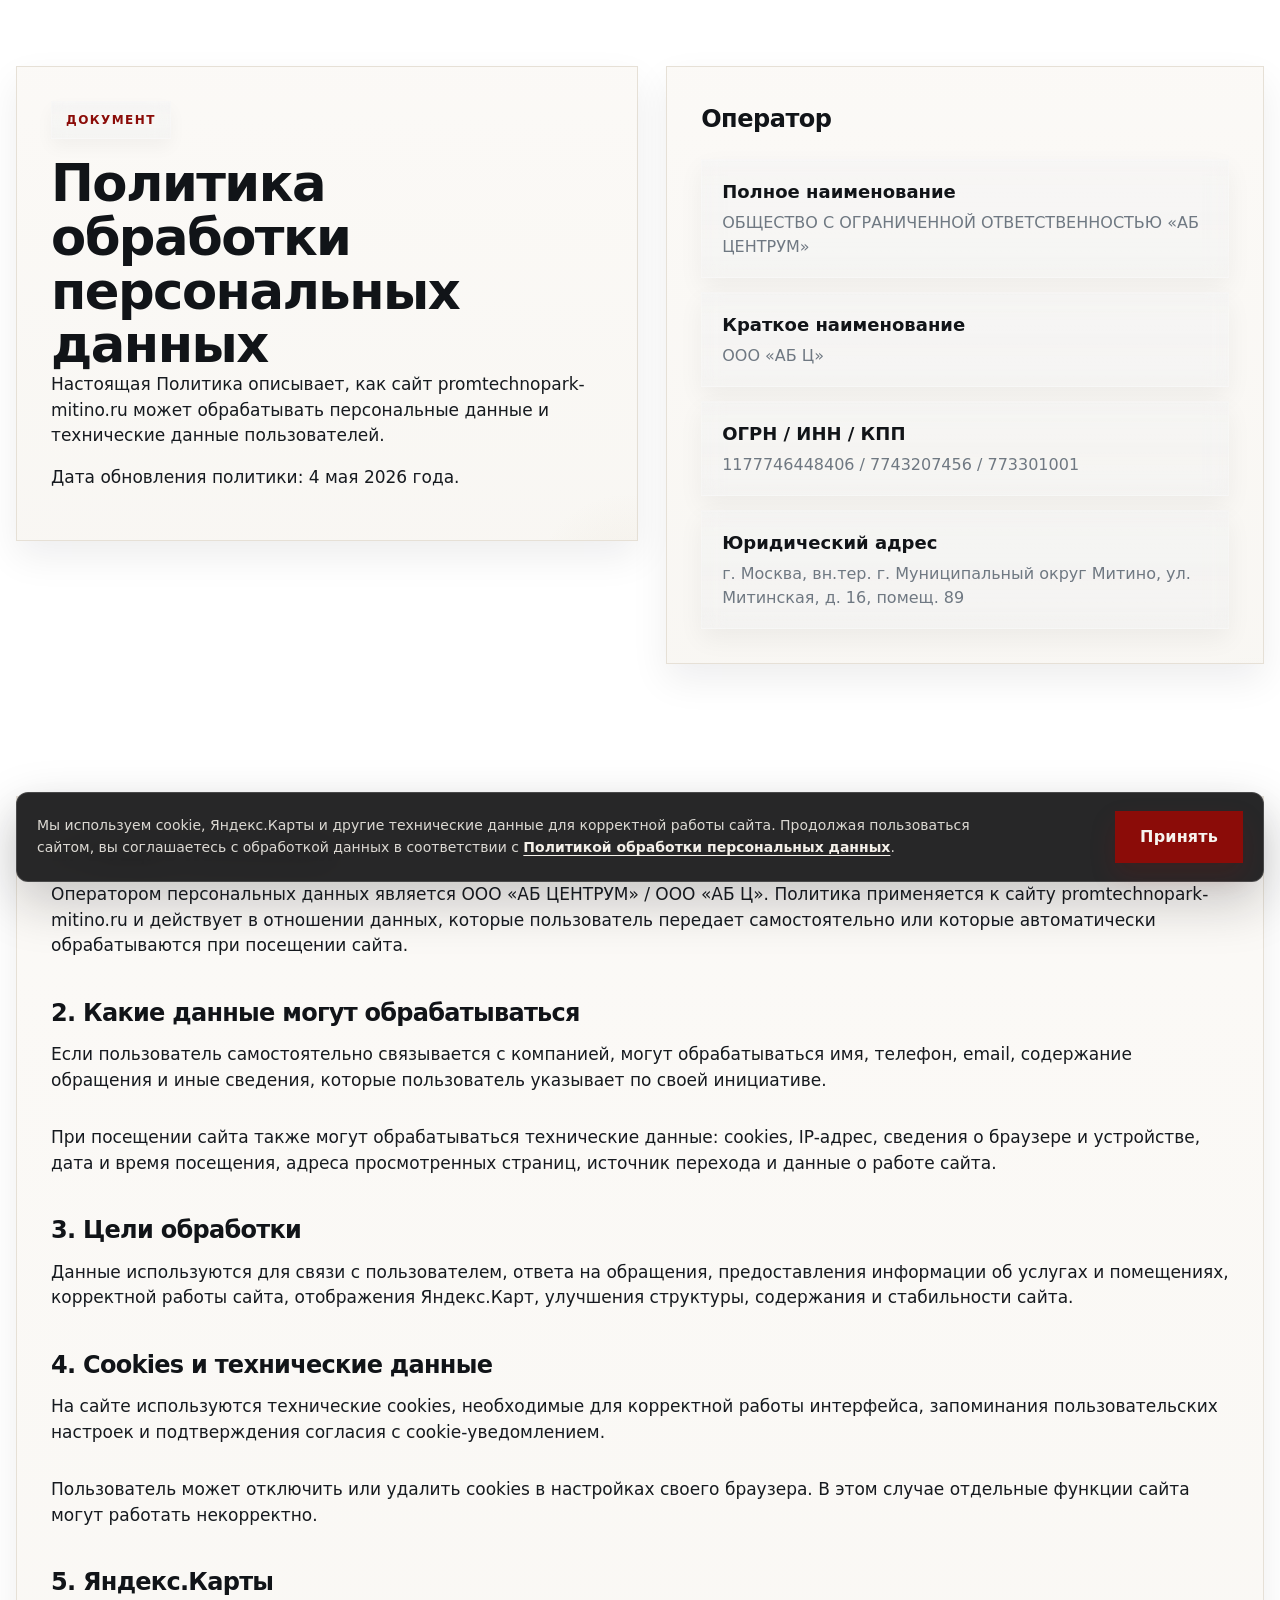
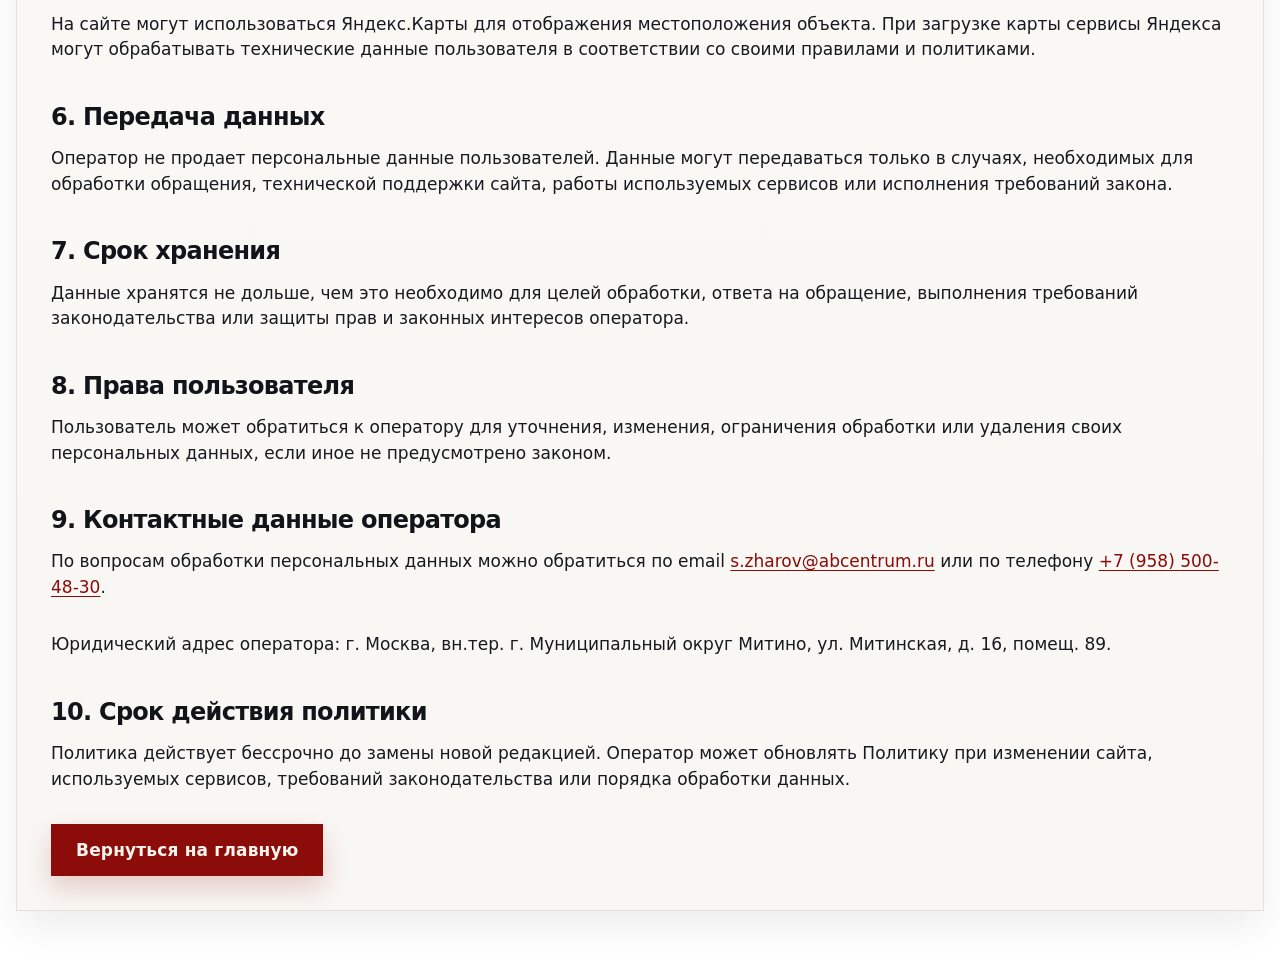
<file: privacy/index.html>
<!DOCTYPE html>
<html lang="ru">
<head>
  <meta charset="UTF-8">
  <meta content="width=device-width, initial-scale=1.0" name="viewport">
  <title>Политика обработки персональных данных | Промтехнопарк в Митино</title>
  <meta content="Политика обработки персональных данных сайта промтехнопарка в Митино." name="description">
  <meta content="noindex,follow" name="robots">
  <link href="https://promtechnopark-mitino.ru/privacy" rel="canonical">
  <link href="../assets/images/common/logo.svg" rel="icon" type="image/svg+xml">
  <meta content="#FFFFFF" name="theme-color">
  <!-- Yandex.Metrika counter -->
  <script>
    (function(m,e,t,r,i,k,a){
        m[i]=m[i]||function(){(m[i].a=m[i].a||[]).push(arguments)};
        m[i].l=1*new Date();
        for (var j = 0; j < document.scripts.length; j++) {if (document.scripts[j].src === r) { return; }}
        k=e.createElement(t),a=e.getElementsByTagName(t)[0],k.async=1,k.src=r,a.parentNode.insertBefore(k,a)
    })(window, document,'script','https://mc.yandex.ru/metrika/tag.js?id=109281075', 'ym');

    ym(109281075, 'init', {ssr:true, webvisor:true, trackHash:true, clickmap:true, ecommerce:"dataLayer", referrer: document.referrer, url: location.href, accurateTrackBounce:true, trackLinks:true});
  </script>
  <!-- /Yandex.Metrika counter -->
  <script>
    (function () {
      try {
        document.documentElement.classList.add(
          window.localStorage.getItem('cookieConsent') === 'accepted'
            ? 'has-cookie-consent'
            : 'needs-cookie-consent'
        );
      } catch (error) {
        document.documentElement.classList.add('needs-cookie-consent');
      }
    })();
  </script>
  <link href="../assets/css/style.css?v=20260403-8" rel="stylesheet">
</head>
<body>
  <noscript><div><img src="https://mc.yandex.ru/watch/109281075" style="position:absolute; left:-9999px;" alt=""></div></noscript>
  <main>
    <section class="section">
      <div class="container section-grid">
        <article class="section-copy">
          <div class="eyebrow">Документ</div>
          <h1 class="policy-title">Политика обработки персональных данных</h1>
          <p>Настоящая Политика описывает, как сайт promtechnopark-mitino.ru может обрабатывать персональные данные и технические данные пользователей.</p>
          <p>Дата обновления политики: 4 мая 2026 года.</p>
        </article>

        <article class="info-panel">
          <div class="info-panel-top">Оператор</div>
          <div class="info-points">
            <article>
              <strong>Полное наименование</strong>
              <span>ОБЩЕСТВО С ОГРАНИЧЕННОЙ ОТВЕТСТВЕННОСТЬЮ «АБ ЦЕНТРУМ»</span>
            </article>
            <article>
              <strong>Краткое наименование</strong>
              <span>ООО «АБ Ц»</span>
            </article>
            <article>
              <strong>ОГРН / ИНН / КПП</strong>
              <span>1177746448406 / 7743207456 / 773301001</span>
            </article>
            <article>
              <strong>Юридический адрес</strong>
              <span>г. Москва, вн.тер. г. Муниципальный округ Митино, ул. Митинская, д. 16, помещ. 89</span>
            </article>
          </div>
        </article>
      </div>
    </section>

    <section class="section">
      <div class="container">
        <article class="section-copy policy-copy">
          <h2>1. Общие положения</h2>
          <p>Оператором персональных данных является ООО «АБ ЦЕНТРУМ» / ООО «АБ Ц». Политика применяется к сайту promtechnopark-mitino.ru и действует в отношении данных, которые пользователь передает самостоятельно или которые автоматически обрабатываются при посещении сайта.</p>

          <h2>2. Какие данные могут обрабатываться</h2>
          <p>Если пользователь самостоятельно связывается с компанией, могут обрабатываться имя, телефон, email, содержание обращения и иные сведения, которые пользователь указывает по своей инициативе.</p>
          <p>При посещении сайта также могут обрабатываться технические данные: cookies, IP-адрес, сведения о браузере и устройстве, дата и время посещения, адреса просмотренных страниц, источник перехода и данные о работе сайта.</p>

          <h2>3. Цели обработки</h2>
          <p>Данные используются для связи с пользователем, ответа на обращения, предоставления информации об услугах и помещениях, корректной работы сайта, отображения Яндекс.Карт, улучшения структуры, содержания и стабильности сайта.</p>

          <h2>4. Cookies и технические данные</h2>
          <p>На сайте используются технические cookies, необходимые для корректной работы интерфейса, запоминания пользовательских настроек и подтверждения согласия с cookie-уведомлением.</p>
          <p>Пользователь может отключить или удалить cookies в настройках своего браузера. В этом случае отдельные функции сайта могут работать некорректно.</p>

          <h2>5. Яндекс.Карты</h2>
          <p>На сайте могут использоваться Яндекс.Карты для отображения местоположения объекта. При загрузке карты сервисы Яндекса могут обрабатывать технические данные пользователя в соответствии со своими правилами и политиками.</p>

          <h2>6. Передача данных</h2>
          <p>Оператор не продает персональные данные пользователей. Данные могут передаваться только в случаях, необходимых для обработки обращения, технической поддержки сайта, работы используемых сервисов или исполнения требований закона.</p>

          <h2>7. Срок хранения</h2>
          <p>Данные хранятся не дольше, чем это необходимо для целей обработки, ответа на обращение, выполнения требований законодательства или защиты прав и законных интересов оператора.</p>

          <h2>8. Права пользователя</h2>
          <p>Пользователь может обратиться к оператору для уточнения, изменения, ограничения обработки или удаления своих персональных данных, если иное не предусмотрено законом.</p>

          <h2>9. Контактные данные оператора</h2>
          <p>По вопросам обработки персональных данных можно обратиться по email <a href="mailto:s.zharov@abcentrum.ru">s.zharov@abcentrum.ru</a> или по телефону <a href="tel:+79585004830">+7 (958) 500-48-30</a>.</p>
          <p>Юридический адрес оператора: г. Москва, вн.тер. г. Муниципальный округ Митино, ул. Митинская, д. 16, помещ. 89.</p>

          <h2>10. Срок действия политики</h2>
          <p>Политика действует бессрочно до замены новой редакцией. Оператор может обновлять Политику при изменении сайта, используемых сервисов, требований законодательства или порядка обработки данных.</p>

          <p><a class="button button-accent" href="/">Вернуться на главную</a></p>
        </article>
      </div>
    </section>
  </main>

  <div class="cookie-banner" data-cookie-banner role="dialog" aria-live="polite" aria-label="Уведомление о cookie">
    <div class="cookie-banner__text">
      Мы используем cookie, Яндекс.Карты и другие технические данные для корректной работы сайта. Продолжая пользоваться сайтом, вы соглашаетесь с обработкой данных в соответствии с <a href="/privacy">Политикой обработки персональных данных</a>.
    </div>
    <button class="button button-accent cookie-banner__button" data-cookie-accept type="button">Принять</button>
  </div>

  <script src="../assets/js/main.js?v=20260403-7"></script>
</body>
</html>
</file>
<file: assets/css/style.css>
:root{
  --color-obsidian:#161A1F;
  --color-charcoal:#262D34;
  --color-stone-ivory:#F5F1EA;
  --color-warm-limestone:#E6DED2;
  --color-steel-mist:#C7D0D6;
  --color-paper:#FBF9F6;
  --color-soft-sand:#EEE8DF;
  --color-stone-taupe:#B8AEA1;
  --color-slate:#6F7882;
  --color-carbon:#3A424A;
  --color-near-black:#111418;
  --color-petrol:#8B0C08;
  --color-petrol-hover:#A10E09;
  --color-petrol-active:#6F0906;
  --color-teal-slate:#8B0C08;
  --color-estate:#8B0C08;
  --color-bronze:#B59A6A;
  --color-brass:#9A835C;
  --color-platinum:#A8B0B6;
  --bg:#FFFFFF;
  --bg-soft:var(--color-paper);
  --bg-section:#F1ECE4;
  --surface:#F8F6F2;
  --surface-2:rgba(251,249,246,.88);
  --surface-alt:var(--color-soft-sand);
  --surface-strong:var(--color-warm-limestone);
  --surface-raised:rgba(251,249,246,.96);
  --surface-panel:linear-gradient(180deg, rgba(251,249,246,.96), rgba(248,246,242,.92));
  --surface-panel-soft:linear-gradient(180deg, rgba(248,246,242,.96), rgba(241,236,228,.92));
  --surface-panel-muted:linear-gradient(180deg, rgba(241,236,228,.88), rgba(230,222,210,.8));
  --text:var(--color-near-black);
  --text-strong:var(--color-obsidian);
  --text-inverse:#F7F4EE;
  --text-inverse-muted:rgba(247,244,238,.72);
  --muted:var(--color-slate);
  --muted-soft:#98A1A8;
  --line:#E6E0D6;
  --line-strong:#DDD6CC;
  --line-contrast:#CFC7BC;
  --line-dark-soft:rgba(58,66,74,.08);
  --line-dark:rgba(58,66,74,.12);
  --line-dark-strong:rgba(58,66,74,.18);
  --line-dark-contrast:rgba(58,66,74,.24);
  --accent:var(--color-petrol);
  --accent-hover:var(--color-petrol-hover);
  --accent-strong:var(--color-petrol-active);
  --accent-link:var(--color-teal-slate);
  --accent-2:var(--color-teal-slate);
  --accent-soft:rgba(139,12,8,.08);
  --status:var(--color-estate);
  --success:var(--color-estate);
  --warning:#8A6A3E;
  --danger:#8B4A49;
  --info:#4C6676;
  --metal:var(--color-bronze);
  --metal-deep:var(--color-brass);
  --metal-cool:var(--color-platinum);
  --glass-light:rgba(255,255,255,.14);
  --glass-light-border:rgba(255,255,255,.22);
  --glass-light-highlight:rgba(255,255,255,.10);
  --glass-light-tint:rgba(199,208,214,.10);
  --glass-dark:rgba(255,255,255,.08);
  --glass-dark-border:rgba(255,255,255,.14);
  --glass-dark-highlight:rgba(255,255,255,.06);
  --glass-shadow-light:0 10px 24px rgba(17,20,24,.05);
  --glass-shadow-dark:0 18px 42px rgba(17,20,24,.14);
  --shadow:0 20px 60px rgba(17,20,24,.08);
  --shadow-soft:0 10px 30px rgba(17,20,24,.06);
  --shadow-card:0 16px 36px rgba(17,20,24,.07);
  --shadow-card-hover:0 22px 42px rgba(17,20,24,.10);
  --focus-ring:0 0 0 4px rgba(139,12,8,.12);
  --radius-sharp:6px;
  --radius-sharp-md:8px;
  --radius-sharp-lg:12px;
  --radius:28px;
  --radius-sm:18px;
  --container:calc(100vw - 32px);
  --header-h:86px;
  --ease:cubic-bezier(.22,.61,.36,1);
}

*,
*::before,
*::after{box-sizing:border-box}

html{
  scroll-behavior:smooth;
}

body{
  margin:0;
  font-family:Inter, ui-sans-serif, system-ui, -apple-system, BlinkMacSystemFont, "Segoe UI", sans-serif;
  background:#FFFFFF;
  color:var(--text);
  line-height:1.5;
}

.page-back-top{
  position:fixed;
  right:17px;
  bottom:29px;
  z-index:55;
  display:grid;
  justify-items:center;
  gap:15px;
  color:#b69b9b;
  transition:color .25s var(--ease), opacity .25s var(--ease), transform .25s var(--ease);
}

.page-back-top:hover,
.page-back-top:focus-visible{
  color:#8B0C08;
  transform:translateY(-2px);
}

.page-back-top-label{
  writing-mode:vertical-rl;
  transform:rotate(180deg);
  font-size:12px;
  letter-spacing:.18em;
  text-transform:lowercase;
}

.page-back-top-line{
  width:3px;
  height:92px;
  position:relative;
  overflow:hidden;
  background:rgba(15,15,16,.14);
}

.page-back-top-line-fill{
  position:absolute;
  left:0;
  right:0;
  top:0;
  height:calc(var(--scroll-progress, 0) * 1%);
  background:#0f0f10;
  transition:height .12s linear;
}

img{display:block;max-width:100%}
a{color:inherit;text-decoration:none}
a:hover{color:inherit}
button,
input,
textarea,
select{font:inherit}

a:focus-visible,
button:focus-visible,
input:focus-visible,
textarea:focus-visible,
select:focus-visible{
  outline:2px solid rgba(139,12,8,.34);
  outline-offset:3px;
}

.page-noise{
  position:fixed;
  inset:0;
  pointer-events:none;
  opacity:.05;
  background-image:
    radial-gradient(circle at 20% 20%, rgba(0,0,0,.16) .4px, transparent .5px),
    radial-gradient(circle at 80% 60%, rgba(0,0,0,.12) .4px, transparent .5px);
  background-size:22px 22px, 18px 18px;
  mix-blend-mode:multiply;
  z-index:0;
}

.progress-line{
  position:fixed;
  inset:0 auto auto 0;
  height:3px;
  width:0;
  background:linear-gradient(90deg, #8b0c08, #8b0c08);
  z-index:60;
  box-shadow:0 0 18px rgba(139,12,8,.18);
}

.container{
  width:var(--container);
  margin:0 auto;
  position:relative;
  z-index:1;
}

.site-header{
  position:sticky;
  top:0;
  z-index:50;
  transition:background .35s var(--ease), border-color .35s var(--ease), box-shadow .35s var(--ease), backdrop-filter .35s var(--ease);
  border-bottom:1px solid transparent;
}

.site-header.scrolled{
  background:rgba(255,255,255,.86);
  backdrop-filter:blur(16px);
  border-color:rgba(17,20,24,.08);
  box-shadow:0 10px 30px rgba(17,20,24,.04);
}

.header-inner{
  min-height:var(--header-h);
  display:flex;
  align-items:center;
  justify-content:space-between;
  gap:18px;
}

.brand{
  display:flex;
  align-items:center;
  flex-shrink:0;
  min-width:0;
}

.brand-logo-image{
  display:block;
  width:auto;
  height:36px;
  max-width:min(252px, 24vw);
  object-fit:contain;
}

.header-nav{
  display:flex;
  align-items:center;
  gap:26px;
}

.header-nav a{
  font-size:14px;
  color:var(--muted);
  position:relative;
}

.header-nav a::after{
  content:"";
  position:absolute;
  left:0;
  bottom:-6px;
  width:100%;
  height:2px;
  background:linear-gradient(90deg, var(--metal), var(--accent-link));
  transform:scaleX(0);
  transform-origin:left;
  transition:transform .3s var(--ease);
}

.header-nav a:hover::after,
.header-nav a:focus-visible::after{
  transform:scaleX(1);
}

.header-cta{
  display:flex;
  align-items:center;
  gap:14px;
}

.header-phone{
  font-weight:600;
  white-space:nowrap;
}

.button{
  min-height:52px;
  display:inline-flex;
  align-items:center;
  justify-content:center;
  padding:0 24px;
  border-radius:var(--radius-sharp);
  border:1px solid transparent;
  font-weight:700;
  letter-spacing:.01em;
  transition:transform .3s var(--ease), box-shadow .3s var(--ease), border-color .3s var(--ease), background .3s var(--ease), color .3s var(--ease);
  cursor:pointer;
}

.button:hover,
.button:focus-visible{
  transform:translateY(-2px);
}

.button-accent{
  background:var(--accent);
  color:var(--text-inverse);
  box-shadow:0 12px 26px rgba(139,12,8,.18);
}

.button-accent:hover,
.button-accent:focus-visible{
  background:var(--accent-hover);
  box-shadow:0 16px 34px rgba(139,12,8,.22);
}

.button-accent:active{
  background:var(--accent-strong);
  box-shadow:0 10px 20px rgba(27,52,58,.18);
}

.tab-link-button{
  position:relative;
  overflow:hidden;
  min-height:58px;
  padding:0 24px 0 18px;
  gap:16px;
  justify-content:flex-start;
  border:1px solid rgba(58,66,74,.24);
  background:#0a0a0a;
  color:#f7f4ee;
  box-shadow:none;
  opacity:.6;
}

.header-cta .tab-link-button,
.form-actions .tab-link-button,
.lot-actions .tab-link-button{
  opacity:1;
}

.lot-actions .button.button-accent.tab-link-button{
  opacity:1 !important;
}

.tab-link-button::before{
  content:"";
  position:absolute;
  left:0;
  top:0;
  bottom:0;
  width:14px;
  background:#8b0c08;
  transform:translateX(-100%);
  transition:transform .25s var(--ease);
}

.tab-link-button:hover,
.tab-link-button:focus-visible,
.tab-link-button.is-hovered{
  background:#0a0a0a;
  border-color:rgba(139,12,8,.42);
  color:#f7f4ee;
  box-shadow:none;
  transform:none;
}

.tab-link-button:hover::before,
.tab-link-button:focus-visible::before,
.tab-link-button.is-hovered::before{
  transform:translateX(0);
}

.tab-link-button:active{
  background:#050505;
  border-color:rgba(139,12,8,.62);
}

.tab-link-arrow{
  width:18px;
  height:18px;
  flex:0 0 18px;
  border-top:4px solid #8b0c08;
  border-right:4px solid #8b0c08;
  transform:rotate(45deg);
  transition:transform .25s var(--ease), border-color .25s var(--ease);
}

.tab-link-button:hover .tab-link-arrow,
.tab-link-button:focus-visible .tab-link-arrow,
.tab-link-button.is-hovered .tab-link-arrow{
  transform:translateX(2px) rotate(45deg);
  border-color:#b40f0b;
}

.tab-link-label{
  display:block;
  font-size:16px;
  line-height:1;
  letter-spacing:.04em;
  color:inherit;
}

.button-ghost{
  background:
    linear-gradient(180deg, var(--glass-light), rgba(255,255,255,.08)),
    var(--glass-light-tint);
  border-color:var(--glass-light-border);
  box-shadow:inset 0 1px 0 var(--glass-light-highlight), var(--glass-shadow-light);
  backdrop-filter:blur(12px);
}

.button-ghost:hover,
.button-ghost:focus-visible{
  border-color:rgba(255,255,255,.3);
  background:
    linear-gradient(180deg, rgba(255,255,255,.18), rgba(255,255,255,.10)),
    rgba(199,208,214,.12);
}

.button-ghost:active{
  background:
    linear-gradient(180deg, rgba(255,255,255,.12), rgba(255,255,255,.08)),
    rgba(199,208,214,.08);
}

.button-secondary{
  background:var(--surface);
  border-color:var(--line);
  color:var(--text);
  box-shadow:var(--shadow-soft);
}

.button-secondary:hover,
.button-secondary:focus-visible{
  border-color:rgba(181,154,106,.42);
  background:var(--surface-raised);
  box-shadow:0 16px 30px rgba(17,20,24,.08);
}

.button-secondary:active{
  background:var(--surface-alt);
}

.button[disabled],
.button:disabled{
  background:var(--surface-strong);
  border-color:var(--line);
  color:var(--muted-soft);
  box-shadow:none;
  cursor:not-allowed;
  transform:none;
}

.burger{
  display:none;
  width:52px;
  height:52px;
  border-radius:18px;
  border:1px solid var(--line);
  background:rgba(251,249,246,.78);
  align-items:center;
  justify-content:center;
  flex-direction:column;
  gap:6px;
  cursor:pointer;
  box-shadow:var(--shadow-soft);
}

.burger span{
  width:18px;
  height:2px;
  border-radius:2px;
  background:var(--text);
  transition:transform .25s var(--ease), opacity .25s var(--ease);
}

.burger.active span:first-child{transform:translateY(4px) rotate(45deg)}
.burger.active span:last-child{transform:translateY(-4px) rotate(-45deg)}

.mobile-nav{
  display:none;
  flex-direction:column;
  gap:14px;
  width:var(--container);
  margin:0 auto 16px;
  padding:20px;
  border:1px solid var(--line);
  border-radius:24px;
  background:rgba(248,246,242,.9);
  backdrop-filter:blur(14px);
  box-shadow:var(--shadow-soft);
}

.mobile-nav.open{display:flex}
.mobile-phone{font-weight:700}

.hero{
  position:relative;
  padding:18px 0 20px;
  overflow:hidden;
}

.news-section{
  background:rgba(238,232,223,.28);
}

.news-feature{
  position:relative;
  display:grid;
  grid-template-columns:1.05fr .95fr;
  gap:28px;
  align-items:stretch;
}

.news-slide{
  display:none;
}

.news-slide.is-active{
  display:block;
  animation:newsSlideFade .34s cubic-bezier(.22,.61,.36,1);
}

.news-slide.is-measuring{
  display:block;
  position:absolute;
  top:0;
  right:0;
  width:100%;
  visibility:hidden;
  pointer-events:none;
}

.news-feature-slides{
  position:relative;
  min-width:0;
  min-height:var(--news-feature-height, auto);
}

@keyframes newsSlideFade{
  from{
    opacity:0;
    transform:translateY(10px);
  }
  to{
    opacity:1;
    transform:translateY(0);
  }
}

.news-feature-media{
  min-height:520px;
  border:1px solid var(--line);
  border-radius:0;
  overflow:hidden;
  box-shadow:var(--shadow-card);
  background:var(--surface-panel);
}

.news-feature-media img{
  width:100%;
  height:100%;
  object-fit:cover;
  display:block;
}

.news-feature-content{
  min-height:520px;
  display:grid;
  grid-template-rows:auto 1fr auto;
  padding:34px;
  border:1px solid var(--line);
  border-radius:0;
  background:var(--surface-panel);
  box-shadow:var(--shadow-card);
  position:relative;
  overflow:hidden;
}

.news-feature-content::before{
  content:"";
  position:absolute;
  inset:auto -15% -32% auto;
  width:200px;
  height:200px;
  border-radius:50%;
  background:radial-gradient(circle, rgba(181,154,106,.08), transparent 70%);
  pointer-events:none;
}

.news-feature-meta{
  display:flex;
  align-items:center;
  justify-content:space-between;
  gap:24px;
  padding-bottom:18px;
  border-bottom:1px solid var(--line);
  color:var(--muted);
  font-size:14px;
  letter-spacing:.02em;
}

.news-feature-body{
  padding:24px 0 28px;
  display:grid;
  align-content:start;
  gap:18px;
}

.news-feature-body h3{
  margin:0;
  font-size:20px;
  line-height:1.2;
  letter-spacing:0;
  color:var(--text);
  font-weight:700;
  max-width:42ch;
}

.news-feature-body p{
  margin:0;
  max-width:42ch;
  color:var(--text-strong);
  font-size:17px;
  line-height:1.55;
}

.news-feature-action{
  margin-top:auto;
  display:flex;
  justify-content:space-between;
  align-items:flex-end;
  gap:18px;
  position:relative;
  z-index:1;
}

.news-action-controls{
  display:flex;
  align-items:center;
  justify-content:flex-end;
  flex:0 0 auto;
  gap:0;
}

.news-arrow{
  flex:0 0 auto;
}

.link-more-news{
  position:relative;
  display:flex;
  align-items:flex-end;
  justify-content:space-between;
  gap:20px;
  width:min(196px, 100%);
  min-height:69px;
  padding:15px 17px 15px 20px;
  border:1px solid var(--line);
  border-radius:0;
  background:rgba(255,255,255,.46);
  color:var(--text);
  overflow:hidden;
  transition:background-color .3s var(--ease), color .3s var(--ease), border-color .3s var(--ease), transform .3s var(--ease);
}

.link-more-news > div:first-child{
  font-size:clamp(13px, .98vw, 17px);
  line-height:1.1;
  letter-spacing:-.04em;
}

.ico-arr{
  width:31px;
  height:31px;
  flex:0 0 31px;
  align-self:flex-end;
  position:relative;
  transform:translate(0, 1px);
  transition:transform 333ms var(--ease);
  overflow:visible;
  background:
    linear-gradient(45deg, transparent 47%, currentColor 48%, currentColor 52%, transparent 53%);
  background-size:100% 100%;
  background-repeat:no-repeat;
}

.ico-arr::before,
.ico-arr::after{
  content:"";
  position:absolute;
  right:0;
  bottom:0;
  background:currentColor;
}

.ico-arr::before{
  width:27px;
  height:2px;
}

.ico-arr::after{
  width:2px;
  height:27px;
}

.line-w,
.line-h{
  position:absolute;
  background:rgba(58,66,74,.16);
  transition:transform .33s var(--ease), background-color .33s var(--ease);
}

.line-w.abs-up{
  top:0;
  left:0;
  width:100%;
  height:1px;
  transform-origin:right center;
}

.line-h.abs-l{
  top:0;
  left:0;
  width:1px;
  height:100%;
  transform-origin:center bottom;
}

.link-more-news:hover,
.link-more-news:focus-visible{
  background:rgba(255,255,255,.78);
  border-color:rgba(181,154,106,.36);
  transform:translateY(-2px);
}

.link-more-news:hover .ico-arr,
.link-more-news:focus-visible .ico-arr{
  transform:translate(12px, 12px);
}

.link-more-news:hover .line-w.abs-up,
.link-more-news:focus-visible .line-w.abs-up{
  transform:scaleX(.72);
  background-color:rgba(58,66,74,.28);
}

.link-more-news:hover .line-h.abs-l,
.link-more-news:focus-visible .line-h.abs-l{
  transform:scaleY(.72);
  background-color:rgba(58,66,74,.28);
}

.hero-media{
  position:absolute;
  inset:0;
  z-index:0;
}

.hero-media img{
  width:100%;
  height:100%;
  object-fit:cover;
  transform:scale(1.03);
  transform-origin:center center;
  filter:saturate(1) contrast(1);
}

.hero-overlay{
  display:none;
}

.hero-grid{
  position:absolute;
  inset:0;
  z-index:0;
  background-image:
    linear-gradient(rgba(139,12,8,.04) 1px, transparent 1px),
    linear-gradient(90deg, rgba(139,12,8,.04) 1px, transparent 1px);
  background-size:70px 70px;
  mask-image:linear-gradient(to bottom, rgba(0,0,0,.72), transparent 88%);
}

.hero-content{
  min-height:calc(70vh - 56px);
  display:flex;
  flex-direction:column;
  justify-content:center;
  padding:58px 0 34px;
}
.hero-panel{
  width:min(760px, 100%);
  padding:24px 24px 26px;
  border:1px solid var(--glass-dark-border);
  border-radius:32px;
  background:
    linear-gradient(135deg, rgba(255,255,255,.08), rgba(255,255,255,.03)),
    rgba(22,26,31,.16);
  backdrop-filter:blur(12px);
  box-shadow:var(--glass-shadow-dark), inset 0 1px 0 var(--glass-dark-highlight);
}

.hero-topline{
  display:inline-flex;
  width:max-content;
  padding:10px 16px;
  border:1px solid var(--glass-dark-border);
  border-radius:var(--radius-sharp);
  background:var(--glass-dark);
  color:var(--text-inverse);
  font-weight:700;
  backdrop-filter:blur(10px);
  box-shadow:inset 0 1px 0 var(--glass-dark-highlight), 0 8px 18px rgba(17,20,24,.08);
}

.hero-title{
  margin:20px 0 16px;
  max-width:980px;
  font-size:clamp(34px, 5.95vw, 70px);
  line-height:.98;
  letter-spacing:-.04em;
  color:var(--text-inverse);
}

.hero-text{
  margin:0;
  max-width:760px;
  font-size:clamp(18px, 2.4vw, 22px);
  color:rgba(247,244,238,.84);
}

.hero-resource-actions{
  display:grid;
  grid-template-columns:repeat(3, minmax(0, 1fr));
  gap:10px;
  margin:30px 0 22px;
  align-items:stretch;
  width:100%;
}

.hero-resource-actions .button{
  min-width:0;
  min-height:46px;
  width:100%;
  padding:0 14px;
  font-size:13px;
  line-height:1.1;
  text-align:center;
}

.hero-lots-button{
  box-shadow:0 14px 30px rgba(139,12,8,.22);
}

.hero-swap-button{
  position:relative;
  overflow:hidden;
  justify-content:center;
  isolation:isolate;
  opacity:.6;
}

.hero-swap-button span{
  position:relative;
  z-index:1;
  color:inherit;
  transition:color .28s var(--ease);
}

.hero-swap-button::before{
  content:"";
  position:absolute;
  inset:0;
  transform:scaleY(0);
  transform-origin:center bottom;
  transition:transform .32s var(--ease);
  z-index:0;
}

.hero-swap-button:hover::before,
.hero-swap-button:focus-visible::before{
  transform:scaleY(1);
}

.hero-swap-button-dark{
  background:#0a0a0a;
  border-color:#0a0a0a;
  color:#f7f4ee;
}

.hero-swap-button-dark::before{
  background:#ffffff;
}

.hero-swap-button-dark:hover,
.hero-swap-button-dark:focus-visible{
  background:#0a0a0a;
  border-color:#0a0a0a;
  color:#111418;
}

.hero-swap-button-dark:hover span,
.hero-swap-button-dark:focus-visible span{
  color:#111418;
}

.hero-swap-button-light{
  background:#ffffff;
  border-color:#e6e0d6;
  color:#111418;
}

.hero-swap-button-light::before{
  background:#0a0a0a;
}

.hero-swap-button-light:hover,
.hero-swap-button-light:focus-visible{
  background:#ffffff;
  border-color:#0a0a0a;
  color:#f7f4ee;
}

.hero-swap-button-light:hover span,
.hero-swap-button-light:focus-visible span{
  color:#f7f4ee;
}

.hero-trust{
  display:grid;
  grid-template-columns:repeat(3, minmax(0,1fr));
  gap:12px;
}

.hero-trust article{
  padding:16px 18px;
  border-radius:22px;
  background:var(--glass-dark);
  border:1px solid var(--glass-dark-border);
  backdrop-filter:blur(12px);
  box-shadow:inset 0 1px 0 var(--glass-dark-highlight), 0 12px 24px rgba(17,20,24,.08);
  display:grid;
  gap:6px;
}

.hero-trust span{
  color:var(--text-inverse-muted);
  font-size:12px;
  font-weight:700;
  letter-spacing:.08em;
  text-transform:uppercase;
}

.hero-trust strong{
  font-size:16px;
  line-height:1.35;
  color:var(--text-inverse);
}

.hero-note{
  margin:16px 0 0;
  color:var(--text-inverse-muted);
  font-size:14px;
}

.hero-stats{
  margin-top:22px;
  display:grid;
  grid-template-columns:repeat(4, minmax(0,1fr));
  gap:18px;
}

.stat-card{
  padding:21px 24px;
  border-radius:var(--radius-sharp-lg);
  background:
    linear-gradient(180deg, rgba(255,255,255,.10), rgba(255,255,255,.05)),
    rgba(22,26,31,.1);
  border:1px solid var(--glass-dark-border);
  box-shadow:0 16px 36px rgba(17,20,24,.12);
  backdrop-filter:blur(14px);
  min-height:137px;
  display:flex;
  flex-wrap:wrap;
  align-content:flex-start;
  align-items:flex-end;
  gap:8px 10px;
  position:relative;
  overflow:hidden;
}

.stat-card::before{
  content:"";
  position:absolute;
  inset:auto -10% -46% auto;
  width:120px;
  height:120px;
  border-radius:50%;
  background:radial-gradient(circle, rgba(181,154,106,.18), transparent 68%);
}

.stat-value{
  font-size:clamp(32px, 4vw, 44px);
  line-height:1;
  font-weight:800;
  letter-spacing:-.04em;
  color:var(--text-inverse);
}

.stat-unit{
  font-weight:700;
  color:#8b0c08;
}

.stat-card p{
  flex:0 0 100%;
  margin:0;
  color:var(--text-inverse-muted);
}

.brand-marquee-section{
  padding:18px 0 22px;
  background:transparent;
}

.brand-marquee-shell{
  display:block;
  padding:12px 0;
  border-radius:0;
  background:transparent;
  border:none;
  box-shadow:none;
  position:relative;
  overflow:hidden;
}

.brand-marquee-label{
  display:none;
}

.brand-marquee{
  overflow:hidden;
  background:transparent;
  mask-image:linear-gradient(90deg, transparent, #000 5%, #000 95%, transparent);
}

.brand-marquee-track{
  display:flex;
  align-items:center;
  gap:22px;
  width:max-content;
  animation:marquee 20s linear infinite;
  padding:0 10px;
}

.brand-marquee-item{
  flex:0 0 auto;
  min-width:clamp(220px, 18vw, 280px);
  height:72px;
  border-radius:0;
  background:none;
  border:none;
  display:flex;
  align-items:center;
  justify-content:center;
  padding:0 20px;
  box-shadow:none;
}

.brand-marquee-item img{
  display:block;
  width:auto;
  height:81px;
  object-fit:contain;
  opacity:1;
  filter:brightness(0) saturate(0) opacity(.82);
}

.section{
  padding:66px 0;
}

#about,
#contacts{
  background:transparent;
}

#infrastructure,
#lots{
  background:rgba(251,249,246,.38);
}

#location,
#terms{
  background:rgba(238,232,223,.28);
}

.section-grid{
  display:grid;
  grid-template-columns:1.02fr .98fr;
  gap:28px;
  align-items:start;
}

.section-grid-wide{
  grid-template-columns:1.1fr .9fr;
}

.eyebrow{
  display:inline-flex;
  padding:9px 14px;
  border-radius:var(--radius-sharp);
  background:
    linear-gradient(180deg, var(--glass-light), rgba(255,255,255,.08)),
    var(--glass-light-tint);
  color:var(--accent-link);
  border:1px solid var(--glass-light-border);
  box-shadow:inset 0 1px 0 var(--glass-light-highlight), 0 8px 18px rgba(17,20,24,.04);
  backdrop-filter:blur(10px);
  font-size:12px;
  font-weight:800;
  letter-spacing:.12em;
  text-transform:uppercase;
  margin-bottom:18px;
}

.terms-panel .eyebrow,
.rate-panel .eyebrow,
.contacts-copy .eyebrow{
  display:inline-flex;
  width:max-content;
  padding:9px 14px;
  background:
    linear-gradient(180deg, var(--glass-light), rgba(255,255,255,.08)),
    var(--glass-light-tint);
  border:1px solid var(--glass-light-border);
  box-shadow:inset 0 1px 0 var(--glass-light-highlight), 0 8px 18px rgba(17,20,24,.04);
  backdrop-filter:blur(10px);
}

.section h2,
.lobby-title{
  margin:0 0 18px;
  font-size:clamp(30px, 4vw, 52px);
  line-height:1.06;
  letter-spacing:-.03em;
}

.policy-title{
  margin:0;
  font-size:clamp(32px, 4vw, 56px);
  line-height:1.05;
  letter-spacing:-.03em;
}

.section p{
  color:var(--text-strong);
  margin:0 0 16px;
  font-size:17px;
}

.section p a,
.policy-copy a,
.contacts-legal a{
  color:var(--accent-link);
  text-decoration:underline;
  text-underline-offset:3px;
}

.section p a.button-accent,
.policy-copy a.button-accent{
  color:var(--text-inverse);
  text-decoration:none;
}

.section p a.button-accent:hover,
.section p a.button-accent:focus-visible,
.policy-copy a.button-accent:hover,
.policy-copy a.button-accent:focus-visible{
  color:var(--text-inverse);
}

.section-copy,
.location-card,
.terms-panel,
.rate-panel,
.contacts-copy,
.info-panel,
.map-card,
.lead-form{
  padding:34px;
  background:var(--surface-panel);
  border:1px solid var(--line);
  border-radius:32px;
  box-shadow:var(--shadow-card);
  position:relative;
  overflow:hidden;
}

.section-copy::before,
.location-card::before,
.terms-panel::before,
.contacts-copy::before,
.info-panel::before,
.rate-panel::before,
.map-card::before,
.lead-form::before{
  content:"";
  position:absolute;
  inset:auto -15% -32% auto;
  width:200px;
  height:200px;
  border-radius:50%;
  background:radial-gradient(circle, rgba(181,154,106,.08), transparent 70%);
  pointer-events:none;
}

.feature-list{
  display:flex;
  flex-wrap:wrap;
  gap:12px;
  margin-top:22px;
}

.trust-facts{
  margin-top:24px;
  display:grid;
  grid-template-columns:repeat(2, minmax(0,1fr));
  gap:12px;
}

.trust-facts article{
  padding:18px 20px;
  border-radius:var(--radius-sharp-lg);
  display:grid;
  gap:6px;
}

.trust-facts span{
  color:var(--muted);
  font-size:13px;
  text-transform:uppercase;
  letter-spacing:.08em;
}

.trust-facts strong{
  font-size:16px;
  line-height:1.4;
}

.feature-chip{
  padding:12px 16px;
  border-radius:var(--radius-sharp);
  background:
    linear-gradient(180deg, var(--glass-light), rgba(255,255,255,.08)),
    var(--glass-light-tint);
  border:1px solid var(--glass-light-border);
  box-shadow:inset 0 1px 0 var(--glass-light-highlight), var(--glass-shadow-light);
  color:var(--text-strong);
  backdrop-filter:blur(10px);
  font-size:14px;
  font-weight:600;
}

.trust-facts article,
.info-points article,
.term-list article,
.metric-grid article,
.infrastructure-tag,
.spec-card,
.lot-metrics article,
.rate-box,
.contact-card,
.selected-lot,
.lots-empty{
  background:
    linear-gradient(180deg, rgba(255,255,255,.18), rgba(255,255,255,.08)),
    var(--glass-light-tint);
  border:1px solid var(--glass-light-border);
  box-shadow:inset 0 1px 0 var(--glass-light-highlight), var(--glass-shadow-light);
  backdrop-filter:blur(10px);
}

.info-panel-top{
  font-size:24px;
  font-weight:800;
  letter-spacing:-.02em;
  margin-bottom:22px;
}

.info-points{
  display:grid;
  gap:14px;
}

.info-points article,
.term-list article{
  padding:18px 20px;
  border-radius:var(--radius-sharp-lg);
  display:grid;
  gap:6px;
}

.info-points strong,
.term-list strong,
.metric-grid strong,
.lot-metrics strong{
  font-size:18px;
}

.info-points span,
.term-list span,
.metric-grid span,
.rate-note{
  color:var(--muted);
}

.metric-grid{
  display:grid;
  grid-template-columns:repeat(2,minmax(0,1fr));
  gap:14px;
  margin:26px 0 22px;
}

.metric-grid article{
  padding:20px;
  border-radius:var(--radius-sharp-lg);
  display:grid;
  gap:6px;
}

.map-media{
  position:relative;
  border-radius:24px;
  border:1px solid var(--line);
  background:var(--surface);
  box-shadow:inset 0 0 0 1px rgba(255,255,255,.5), 0 10px 26px rgba(32,36,42,.08);
  overflow:hidden;
  padding:14px;
}

.map-media::before{
  content:none;
}

.map-media::after{
  content:none;
}

.map-canvas{
  position:relative;
  z-index:1;
  width:100%;
  aspect-ratio:1.18/1;
  border-radius:18px;
  border:1px solid var(--line-strong);
  background:var(--surface-strong);
  min-height:420px;
}

.map-placeholder{
  position:absolute;
  inset:0;
  display:grid;
  place-items:center;
  padding:24px;
  color:var(--muted);
  font-size:16px;
  font-weight:700;
  text-align:center;
}

.map-privacy-notice{
  margin:0 0 16px;
  padding:14px 16px;
  border-radius:var(--radius-sharp-md);
  background:rgba(139,12,8,.06);
  border:1px solid rgba(139,12,8,.10);
  color:var(--text-strong);
  font-size:14px;
  line-height:1.55;
}

.map-privacy-notice a{
  color:var(--accent-link);
  text-decoration:underline;
  text-underline-offset:3px;
}

.map-card-caption{
  margin-top:18px;
  display:flex;
  align-items:center;
  justify-content:space-between;
  gap:18px;
  flex-wrap:wrap;
}

.map-card-copy{
  display:grid;
  gap:4px;
}

.map-card-caption span{
  color:var(--muted);
}

.map-route-button{
  flex:0 0 auto;
  white-space:nowrap;
  border-radius:var(--radius-sharp);
}

.infrastructure{
  position:relative;
}

.infrastructure-shell{
  display:grid;
  gap:28px;
}

.infrastructure-head{
  max-width:980px;
}

.infrastructure-head p{
  max-width:780px;
  font-size:clamp(19px, 2.1vw, 24px);
  line-height:1.42;
  color:var(--text-strong);
}

.infrastructure-grid{
  display:grid;
  grid-template-columns:minmax(0, 1.02fr) minmax(0, .98fr);
  gap:24px;
  align-items:start;
}

.infrastructure-media,
.infrastructure-content{
  display:grid;
  gap:22px;
}

.infrastructure-photo{
  position:relative;
  overflow:hidden;
  border-radius:32px;
  border:1px solid var(--line);
  background:var(--surface-panel);
  box-shadow:var(--shadow-card);
}

.infrastructure-photo::after{
  content:"";
  position:absolute;
  inset:0;
  pointer-events:none;
  background:
    linear-gradient(180deg, rgba(255,255,255,.04), rgba(255,255,255,0) 28%, rgba(17,18,20,.08) 100%),
    radial-gradient(circle at top right, rgba(255,255,255,.18), transparent 28%);
}

.infrastructure-photo img{
  width:100%;
  height:100%;
  object-fit:cover;
  display:block;
}

.infrastructure-photo-primary{
  min-height:360px;
}

.infrastructure-photo-secondary{
  min-height:360px;
}

.infrastructure-card{
  position:relative;
  padding:28px 28px 30px;
  border-radius:28px;
  border:1px solid var(--line);
  background:var(--surface-panel);
  box-shadow:var(--shadow-card);
  overflow:hidden;
}

.infrastructure-card::before{
  content:"";
  position:absolute;
  inset:auto auto -32% -10%;
  width:220px;
  height:220px;
  border-radius:50%;
  background:radial-gradient(circle, rgba(179,154,119,.10), transparent 70%);
  pointer-events:none;
}

.infrastructure-card h3{
  margin:0 0 10px;
  font-size:clamp(24px, 2.6vw, 38px);
  line-height:1.08;
  letter-spacing:-.03em;
}

.infrastructure-card p{
  margin:0;
  color:var(--text-strong);
  font-size:clamp(16px, 1.45vw, 18px);
  line-height:1.5;
}

.infrastructure-card-summary .infrastructure-tags{
  margin-top:18px;
}

.infrastructure-tags{
  display:grid;
  grid-template-columns:repeat(3, minmax(0,1fr));
  gap:14px;
}

.infrastructure-tag{
  min-height:74px;
  padding:18px 18px;
  border-radius:var(--radius-sharp-lg);
  display:flex;
  align-items:center;
  justify-content:center;
  text-align:center;
  font-size:clamp(17px, 1.15vw, 20px);
  line-height:1.15;
  color:var(--text-strong);
  word-break:break-word;
  text-wrap:balance;
}

.infrastructure-tag-full{
  grid-column:1 / -1;
}

/* About section redesign */
#about{
  position:relative;
  background:linear-gradient(180deg, #fbf9f5 0%, #f7f4ee 100%);
}

#about .about-shell{
  display:block;
}

#about .about-intro{
  display:grid;
  grid-template-columns:minmax(0, 1.12fr) minmax(420px, .92fr);
  gap:40px;
  align-items:start;
}

#about .about-main,
#about .about-side{
  display:grid;
  align-content:start;
}

#about .about-main{
  gap:0;
}

#about .about-side{
  gap:22px;
}

#about .about-copy,
#about .info-panel{
  padding:0;
  background:transparent;
  border:none;
  box-shadow:none;
}

#about .about-copy{
  display:grid;
  align-content:start;
}

#about .about-copy .eyebrow{
  width:max-content;
  margin-bottom:28px;
  padding:10px 18px;
  border-radius:999px;
  background:#f1ece6;
  border:none;
  box-shadow:none;
  color:#8b0c08;
}

#about .about-copy h2{
  margin-bottom:26px;
  max-width:none;
  font-size:clamp(30px, 4vw, 52px);
  line-height:1.06;
  letter-spacing:-.03em;
  color:#111820;
}

#about .about-text-flow{
  display:grid;
  gap:20px;
  max-width:63ch;
}

#about .about-copy p{
  margin:0;
  max-width:none;
  font-size:16px;
  line-height:1.52;
  color:#2d333b;
  font-weight:600;
}

#about .about-lead{
  padding-left:14px;
  border-left:3px solid #b33a22;
  font-size:17px;
  line-height:1.5;
  color:#2a2f36;
}

#about .about-media{
  margin:0;
  overflow:hidden;
  border-radius:28px;
  background:transparent;
  box-shadow:none;
}

#about .about-media img{
  width:100%;
  height:100%;
  min-height:408px;
  object-fit:contain;
  object-position:center;
  display:block;
}

#about .about-stats{
  display:grid;
  grid-template-columns:repeat(3, minmax(0,1fr));
  gap:14px;
}

#about .about-stat-card{
  padding:12px 18px 14px;
  min-height:98px;
  display:grid;
  align-content:start;
  gap:6px;
  border:1px solid rgba(28,36,44,.07);
  border-radius:0;
  background:#f1eeeb;
  box-shadow:none;
}

#about .about-stat-card p{
  margin:0;
  color:#2a3037;
  font-size:12px;
  line-height:1.18;
  font-weight:700;
}

#about .about-stat-card strong{
  display:inline-block;
  margin-right:4px;
  font-size:30px;
  line-height:1;
  letter-spacing:-.04em;
  color:#111820;
  font-weight:800;
}

#about .about-stat-keyword{
  font-size:1.18em;
  font-weight:800;
}

#about .about-stat-card-stack{
  gap:8px;
}

#about .about-stat-card-stack p:last-child{
  max-width:20ch;
}

#about .about-stat-card-floor p{
  display:grid;
  gap:2px;
}

#about .about-stat-floor-top,
#about .about-stat-floor-bottom{
  display:block;
}

#about .about-stat-card-floor strong{
  margin-right:0;
}

#about .info-panel{
  margin-top:34px;
  padding-top:30px;
  border-top:1px solid rgba(31,39,47,.08);
}

#about .info-panel-top{
  margin-bottom:20px;
  font-size:clamp(28px, 2.2vw, 38px);
  line-height:1.08;
  letter-spacing:-.035em;
  color:#111820;
}

#about .info-points{
  display:grid;
  grid-template-columns:minmax(0, 1.08fr) minmax(0, 1.08fr) minmax(0, .94fr);
  gap:16px;
  margin-bottom:32px;
}

#about .about-advantage{
  padding:24px 24px 22px;
  min-height:174px;
  border:1px solid rgba(28,36,44,.06);
  border-radius:16px;
  background:rgba(255,255,255,.72);
  box-shadow:none;
}

#about .about-advantage-double{
  grid-column:span 2;
  display:grid;
  align-content:start;
  gap:0;
}

#about .about-advantage-item{
  display:grid;
  grid-template-columns:32px minmax(0,1fr);
  gap:16px;
}

#about .about-advantage-double .about-advantage-item + .about-advantage-item{
  padding-top:16px;
  margin-top:16px;
  border-top:1px solid rgba(28,36,44,.07);
}

#about .about-advantage-item > div{
  display:grid;
  gap:4px;
}

#about .info-points strong{
  font-size:16px;
  line-height:1.18;
  letter-spacing:-.02em;
  color:#1f252d;
}

#about .info-points span{
  font-size:13px;
  line-height:1.45;
  color:#5d6670;
  font-weight:500;
}

#about .about-card-icon{
  width:44px;
  height:44px;
  position:relative;
  display:inline-flex;
  align-items:center;
  justify-content:center;
  background-repeat:no-repeat;
  background-position:center;
  background-size:contain;
}

#about .about-card-icon::before{
  content:none;
}

#about .about-card-icon-key{
  background-image:url("../icons/long_term_lease.png");
}

#about .about-card-icon-layout{
  background-image:url("../icons/planning.png");
}

#about .about-card-icon-infrastructure{
  background-image:url("../icons/nfrastructure.png");
}

/* Location section redesign: content above, full-width map below */
#location .section-grid{
  grid-template-columns:minmax(0, 1.16fr) minmax(360px, .84fr);
  gap:22px;
  align-items:stretch;
}

#location .location-card{
  padding:30px;
  display:grid;
  align-content:start;
  gap:0;
}

#location .map-card{
  padding:18px;
  display:grid;
  align-content:start;
  gap:14px;
  max-width:520px;
  width:100%;
  justify-self:end;
}

#location .map-media{
  padding:8px;
  border-radius:24px;
}

#location .map-canvas{
  width:100%;
  aspect-ratio:.98/1;
  border-radius:16px;
  min-height:360px;
}

#location .map-card-caption{
  margin-top:0;
  display:grid;
  gap:12px;
  align-items:start;
}

#location .map-route-button{
  width:100%;
  min-height:48px;
  background:var(--surface);
  border:1px solid var(--line);
  color:var(--text);
  box-shadow:none;
}

#location .map-route-button:hover,
#location .map-route-button:focus-visible{
  background:var(--surface-raised);
  border-color:rgba(181,154,106,.46);
  box-shadow:0 10px 24px rgba(17,20,24,.08);
}

#location .map-route-button-invert{
  position:relative;
  overflow:hidden;
  isolation:isolate;
  background:#0a0a0a;
  border-color:#0a0a0a;
  color:#f7f4ee;
  transition:border-color .32s var(--ease), color .32s var(--ease), background .32s var(--ease);
}

#location .map-route-button-invert::before{
  content:"";
  position:absolute;
  inset:0;
  background:#ffffff;
  transform:scaleY(0);
  transform-origin:center bottom;
  transition:transform .32s var(--ease);
  z-index:-1;
}

#location .map-route-button-invert:hover,
#location .map-route-button-invert:focus-visible{
  background:#0a0a0a;
  border-color:#0a0a0a;
  color:#111418;
  box-shadow:none;
}

#location .map-route-button-invert:hover::before,
#location .map-route-button-invert:focus-visible::before{
  transform:scaleY(1);
}

#location .eyebrow{
  margin-bottom:16px;
  justify-self:start;
}

#location h2{
  max-width:14ch;
  margin-bottom:16px;
}

#location p{
  max-width:58ch;
  margin-bottom:0;
  font-size:16px;
  line-height:1.6;
}

#location .metric-grid{
  margin:24px 0 18px;
  gap:12px;
}

#location .metric-grid article{
  min-height:118px;
  padding:18px;
  border-radius:22px;
  align-content:start;
}

#location .metric-grid strong{
  font-size:22px;
  line-height:1.05;
  letter-spacing:-.03em;
}

#location .metric-grid span{
  font-size:15px;
  line-height:1.4;
}

#location .route-points{
  margin-top:0;
  gap:10px;
}

#location .feature-chip{
  padding:10px 14px;
  font-size:13px;
}

#location .map-card-copy strong{
  font-size:18px;
}

#location .map-card-copy span{
  font-size:15px;
  line-height:1.45;
}

.section-head{
  max-width:760px;
  margin-bottom:24px;
}

.spec-grid{
  display:grid;
  grid-template-columns:repeat(3,minmax(0,1fr));
  gap:18px;
}

.spec-card{
  padding:28px;
  border-radius:28px;
  display:grid;
  gap:10px;
  min-height:150px;
}

.spec-card span{
  color:var(--muted);
}

.spec-card strong{
  font-size:26px;
  line-height:1.15;
  letter-spacing:-.02em;
}

.lobby-head{
  display:flex;
  align-items:end;
  justify-content:space-between;
  margin-bottom:20px;
}

.lobby-controls{
  display:flex;
  align-items:center;
  gap:0;
  flex-shrink:0;
  margin-right:34px;
}

.case-arrow-l,
.case-arrow-r{
  position:relative;
  overflow:hidden;
  width:64px;
  height:52px;
  display:grid;
  place-items:center;
  border:1px solid rgba(58,66,74,.2);
  background:#b8b8b5;
  box-shadow:none;
  cursor:pointer;
  transition:background-color .28s var(--ease), border-color .28s var(--ease), opacity .28s var(--ease);
}

.case-arrow-l::before,
.case-arrow-r::before{
  content:"";
  position:absolute;
  left:0;
  top:0;
  bottom:0;
  width:14px;
  background:rgba(255,255,255,.92);
  opacity:0;
  transition:opacity .28s var(--ease);
}

.case-arrow-l:hover,
.case-arrow-r:hover,
.case-arrow-l:focus-visible,
.case-arrow-r:focus-visible,
.case-arrow-l.is-latched,
.case-arrow-r.is-latched,
.case-arrow-l.is-pressed,
.case-arrow-r.is-pressed{
  background:#c10000;
  border-color:#c10000;
}

.case-arrow-l:active,
.case-arrow-r:active{
  background:#c10000;
  border-color:#c10000;
}

.case-arrow-l.is-disabled,
.case-arrow-r.is-disabled,
.case-arrow-l[aria-disabled="true"],
.case-arrow-r[aria-disabled="true"]{
  opacity:.38;
  cursor:default;
}

.case-arrow-l.is-latched,
.case-arrow-r.is-latched{
  opacity:1;
}

.w-icon-slider-left,
.w-icon-slider-right{
  width:18px;
  height:18px;
  border-top:4px solid #232427;
  border-right:4px solid #232427;
  position:relative;
  z-index:1;
  transition:border-color .28s var(--ease);
}

.w-icon-slider-left{
  transform:rotate(-135deg);
}

.w-icon-slider-right{
  transform:rotate(45deg);
}

.case-arrow-l:hover .w-icon-slider-left,
.case-arrow-r:hover .w-icon-slider-right,
.case-arrow-l:focus-visible .w-icon-slider-left,
.case-arrow-r:focus-visible .w-icon-slider-right,
.case-arrow-l.is-latched .w-icon-slider-left,
.case-arrow-r.is-latched .w-icon-slider-right,
.case-arrow-l.is-pressed .w-icon-slider-left,
.case-arrow-r.is-pressed .w-icon-slider-right{
  border-color:#232427;
}

.case-arrow-l:active .w-icon-slider-left,
.case-arrow-r:active .w-icon-slider-right{
  border-color:#232427;
}

.lobby-carousel{
  position:relative;
}

.lobby-gallery{
  display:flex;
  gap:20px;
  overflow-x:auto;
  overscroll-behavior-inline:contain;
  scroll-snap-type:x mandatory;
  scroll-behavior:smooth;
  padding:8px 2px 16px;
  scrollbar-width:none;
}

.lobby-gallery::-webkit-scrollbar{
  display:none;
}

.lobby-card{
  position:relative;
  flex:0 0 clamp(220px, 23vw, 330px);
  overflow:hidden;
  border-radius:26px;
  background:rgba(248,246,242,.82);
  border:1px solid var(--line);
  box-shadow:var(--shadow-card);
  scroll-snap-align:start;
  scroll-snap-stop:always;
}

.lobby-card img{
  display:block;
  width:100%;
  aspect-ratio:3 / 4;
  object-fit:cover;
}

.filter-row{
  display:flex;
  gap:12px;
  flex-wrap:wrap;
  margin-bottom:20px;
}

.filter-button{
  position:relative;
  overflow:hidden;
  isolation:isolate;
  min-height:46px;
  padding:0 18px;
  border-radius:var(--radius-sharp);
  border:1px solid #e6e0d6;
  background:#ffffff;
  color:#111418;
  font-weight:700;
  cursor:pointer;
  transition:border-color .32s var(--ease), color .32s var(--ease), background .32s var(--ease);
}

.filter-button::before{
  content:"";
  position:absolute;
  inset:0;
  transform:scaleY(0);
  transform-origin:center bottom;
  transition:transform .32s var(--ease);
  z-index:-1;
  background:#0a0a0a;
}

.filter-button.active,
.filter-button:hover,
.filter-button:focus-visible{
  box-shadow:none;
}

.filter-button:hover::before,
.filter-button:focus-visible::before,
.filter-button.active::before{
  transform:scaleY(1);
}

.filter-button:hover,
.filter-button:focus-visible,
.filter-button.active{
  background:#ffffff;
  border-color:#0a0a0a;
  color:#f7f4ee;
}

.filter-button:active{
  transform:none;
}

.lots-carousel-shell{
  display:grid;
  gap:18px;
}

.lots-carousel-head{
  display:flex;
  align-items:flex-end;
  justify-content:space-between;
  gap:16px;
}

.lots-carousel-note{
  margin:0;
  max-width:760px;
  color:var(--muted);
}

.lots-carousel-controls{
  margin-right:0;
}

.lots-viewport{
  overflow-x:auto;
  overflow-y:hidden;
  padding-bottom:10px;
  scroll-snap-type:x proximity;
  scrollbar-width:thin;
  scrollbar-color:var(--line-contrast) transparent;
}

.lots-viewport::-webkit-scrollbar{
  height:10px;
}

.lots-viewport::-webkit-scrollbar-track{
  background:transparent;
}

.lots-viewport::-webkit-scrollbar-thumb{
  background:var(--line-contrast);
  border-radius:999px;
}

.lots-grid{
  display:flex;
  flex-wrap:nowrap;
  gap:20px;
  width:max-content;
}

.lots-group-heading{
  grid-column:1/-1;
  display:grid;
  gap:8px;
  padding:22px 24px;
  border:1px solid var(--line);
  border-radius:28px;
  background:
    linear-gradient(180deg, rgba(139,12,8,.05), rgba(181,154,106,.07)),
    var(--surface-panel);
  box-shadow:var(--shadow-card);
}

.lots-group-kicker{
  color:var(--muted);
  font-size:12px;
  font-weight:700;
  letter-spacing:.12em;
  text-transform:uppercase;
}

.lots-group-title{
  font-size:28px;
  line-height:1.05;
  letter-spacing:-.03em;
}

.lots-group-note{
  margin:0;
  color:var(--muted);
  max-width:760px;
}

.lot-card{
  display:grid;
  grid-template-columns:1fr;
  grid-template-rows:auto 1fr;
  flex:0 0 min(430px, calc(100vw - 56px));
  width:min(430px, calc(100vw - 56px));
  background:var(--surface-panel);
  border:1px solid var(--line);
  border-radius:32px;
  box-shadow:var(--shadow-card);
  overflow:hidden;
  transform:translateZ(0);
  transition:transform .35s var(--ease), box-shadow .35s var(--ease), opacity .35s var(--ease);
  scroll-snap-align:start;
}

.lot-card:hover{
  transform:translateY(-6px);
  box-shadow:var(--shadow-card-hover);
}

.lot-card.hidden-card{
  display:none;
}

.lot-slider{
  position:relative;
  overflow:hidden;
  aspect-ratio:1.3/1;
  background:linear-gradient(180deg, rgba(139,12,8,.05), rgba(181,154,106,.07));
}

.lot-slide{
  position:absolute;
  inset:0;
  opacity:0;
  visibility:hidden;
  transition:opacity .42s var(--ease), transform .5s var(--ease), visibility .42s;
  transform:scale(1.02);
}

.lot-slide.active{
  opacity:1;
  visibility:visible;
  transform:scale(1);
}

.lot-slide img{
  width:100%;
  height:100%;
  object-fit:cover;
}

.slider-badge{
  position:absolute;
  top:18px;
  left:18px;
  z-index:2;
  padding:9px 14px;
  border-radius:var(--radius-sharp);
  background:
    linear-gradient(180deg, var(--glass-light), rgba(255,255,255,.08)),
    var(--glass-light-tint);
  border:1px solid var(--glass-light-border);
  box-shadow:inset 0 1px 0 var(--glass-light-highlight), var(--glass-shadow-light);
  backdrop-filter:blur(10px);
  font-size:13px;
  font-weight:800;
  color:var(--text-strong);
}

.slider-dots{
  position:absolute;
  left:18px;
  bottom:18px;
  display:flex;
  gap:8px;
  z-index:2;
}

.slider-dot{
  width:10px;
  height:10px;
  border-radius:2px;
  background:rgba(255,255,255,.58);
  border:1px solid var(--line-dark);
  cursor:pointer;
  transition:all .3s var(--ease);
}

.slider-dot.active{
  width:28px;
  background:var(--accent);
}

.slider-controls{
  position:absolute;
  right:18px;
  bottom:16px;
  display:flex;
  gap:0;
  z-index:2;
}

.slider-arrow{
  width:54px;
  height:46px;
  border-color:#9d9d99;
  background:#a9a9a6;
}

.slider-arrow::before{
  display:none;
}

.slider-arrow:hover,
.slider-arrow:focus-visible{
  background:#c10000;
  border-color:#c10000;
}

.lot-content{
  display:flex;
  flex-direction:column;
  align-items:stretch;
  gap:18px;
  padding:26px;
  height:100%;
}

.lot-topline{
  display:flex;
  align-items:flex-start;
  justify-content:space-between;
  gap:12px;
  flex-wrap:wrap;
  min-height:56px;
  align-content:flex-start;
}

.lot-type{
  flex:1 1 220px;
  display:block;
  font-size:24px;
  font-weight:800;
  line-height:1.16;
  letter-spacing:-.02em;
  min-height:2.35em;
}

.lot-area{
  flex:0 0 auto;
  padding:8px 12px;
  border-radius:var(--radius-sharp);
  background:
    linear-gradient(180deg, var(--glass-light), rgba(255,255,255,.08)),
    var(--glass-light-tint);
  border:1px solid var(--glass-light-border);
  box-shadow:inset 0 1px 0 var(--glass-light-highlight), var(--glass-shadow-light);
  backdrop-filter:blur(10px);
  color:var(--accent-link);
  font-weight:700;
}

.lot-rate{
  display:flex;
  align-items:flex-start;
  font-size:20px;
  font-weight:800;
  line-height:1.2;
  min-height:32px;
}

.lot-number{
  display:inline-flex;
  width:max-content;
  padding:8px 12px;
  border-radius:var(--radius-sharp);
  background:
    linear-gradient(180deg, var(--glass-light), rgba(255,255,255,.08)),
    var(--glass-light-tint);
  border:1px solid var(--glass-light-border);
  box-shadow:inset 0 1px 0 var(--glass-light-highlight), var(--glass-shadow-light);
  backdrop-filter:blur(10px);
  color:var(--text-strong);
  font-size:13px;
  font-weight:800;
  letter-spacing:.08em;
  text-transform:uppercase;
}

.lot-metrics{
  display:grid;
  grid-template-columns:repeat(2,minmax(0,1fr));
  gap:12px;
}

.lot-metrics-core{
  min-height:164px;
}

.lot-metrics-extra{
  margin-bottom:16px;
}

.lot-metrics article{
  padding:16px;
  border-radius:var(--radius-sharp-lg);
  display:grid;
  gap:5px;
}

.lot-metrics span{
  color:var(--muted);
  font-size:13px;
  text-transform:uppercase;
  letter-spacing:.08em;
}

.lot-metrics-wide{
  grid-column:1/-1;
}

.lot-summary{
  margin:0;
  color:var(--text-strong);
  line-height:1.5;
}

.lot-details{
  border-top:1px solid var(--line);
  padding-top:18px;
  margin-top:auto;
}

.lot-details[open]{
  padding-bottom:2px;
}

.lot-details-toggle{
  display:flex;
  align-items:center;
  justify-content:space-between;
  gap:14px;
  cursor:pointer;
  list-style:none;
  font-size:14px;
  font-weight:800;
  letter-spacing:.06em;
  text-transform:uppercase;
  color:var(--accent);
}

.lot-details-toggle::-webkit-details-marker{
  display:none;
}

.lot-details-toggle::after{
  content:"+";
  display:inline-flex;
  align-items:center;
  justify-content:center;
  width:28px;
  height:28px;
  border:1px solid var(--line);
  border-radius:999px;
  color:var(--text-strong);
  font-size:20px;
  line-height:1;
  transition:transform .25s var(--ease), background .25s var(--ease), color .25s var(--ease), border-color .25s var(--ease);
}

.lot-details[open] .lot-details-toggle::after{
  content:"−";
  background:var(--accent);
  border-color:var(--accent);
  color:var(--text-inverse);
}

.lot-details-body{
  display:grid;
  gap:16px;
  padding-top:16px;
}

.lot-tags{
  display:flex;
  flex-wrap:wrap;
  gap:10px;
}

.lot-tag{
  padding:10px 14px;
  border-radius:var(--radius-sharp);
  border:1px solid var(--glass-light-border);
  background:
    linear-gradient(180deg, var(--glass-light), rgba(255,255,255,.08)),
    var(--glass-light-tint);
  font-size:13px;
  font-weight:700;
  color:var(--text-strong);
  box-shadow:inset 0 1px 0 var(--glass-light-highlight), var(--glass-shadow-light);
  backdrop-filter:blur(10px);
}

.lot-bottom{
  display:flex;
  align-items:end;
  justify-content:space-between;
  gap:16px;
  flex-wrap:wrap;
  min-height:72px;
}

.lot-actions{
  display:flex;
  gap:10px;
  flex-wrap:wrap;
  justify-content:flex-end;
}

.lot-actions .button{
  min-height:48px;
  padding:0 18px;
}

.lots-empty{
  margin-top:18px;
  padding:20px 22px;
  border-radius:22px;
  color:var(--muted);
}

.hidden{display:none !important}

.term-list{
  display:grid;
  grid-template-columns:repeat(2, minmax(0,1fr));
  gap:12px;
}

.term-card-accent{
  grid-column:1/-1;
  border-color:rgba(181,154,106,.26) !important;
  background:linear-gradient(180deg, rgba(139,12,8,.05), rgba(181,154,106,.07)) !important;
}

.terms .section-grid-wide{
  align-items:stretch;
}

.terms-panel,
.rate-panel{
  display:grid;
  gap:14px;
  height:100%;
}

.terms-panel{
  align-content:start;
}

.rate-box{
  padding:22px;
  border-radius:var(--radius-sharp-lg);
  display:grid;
  gap:6px;
}

.rate-box span,
.rate-box small{
  color:var(--muted);
}

.rate-box strong{
  font-size:28px;
  letter-spacing:-.03em;
}

.contact-cards{
  display:grid;
  gap:14px;
  margin-top:26px;
}

.contact-card{
  padding:20px 22px;
  border-radius:var(--radius-sharp-lg);
  display:grid;
  gap:6px;
  transition:transform .3s var(--ease), box-shadow .3s var(--ease), border-color .3s var(--ease);
}

.contact-card:hover{
  transform:translateY(-3px);
  box-shadow:inset 0 1px 0 rgba(255,255,255,.14), 0 12px 24px rgba(17,20,24,.06);
  border-color:rgba(255,255,255,.26);
}

.contact-card span{
  color:var(--muted);
}

.contact-card strong{
  font-size:24px;
  line-height:1.15;
}

.contacts-legal{
  margin-top:18px;
  display:grid;
  gap:10px;
}

.contacts-legal p{
  margin:0;
  color:var(--muted);
  font-size:14px;
}

.contacts .section-grid-wide{
  align-items:stretch;
}

.contacts-copy,
.lead-form{
  display:grid;
  gap:20px;
  height:100%;
}

.contacts-copy{
  align-content:start;
}

.contacts-copy .eyebrow{
  justify-self:start;
}

.form-head{
  display:flex;
  align-items:end;
  justify-content:space-between;
  gap:12px;
  flex-wrap:wrap;
}

.form-head strong{
  font-size:26px;
}

.form-head span{
  color:var(--muted);
}

.selected-lot{
  display:flex;
  align-items:center;
  justify-content:space-between;
  gap:12px;
  padding:16px 18px;
  border-radius:var(--radius-sharp-lg);
  color:var(--text-strong);
}

.selected-lot--empty{
  display:none;
  border-color:var(--glass-light-border);
  color:var(--muted);
}

.inline-action{
  border:none;
  background:none;
  color:var(--accent-link);
  font-weight:800;
  padding:0;
  cursor:pointer;
}

.form-grid{
  display:grid;
  grid-template-columns:repeat(2,minmax(0,1fr));
  gap:14px;
}

.form-grid label{
  display:grid;
  gap:8px;
}

.form-grid label span{
  font-size:14px;
  font-weight:700;
}

.lot-select-wrap{
  position:relative;
}

.lot-select-ui{
  position:relative;
}

.lot-select-trigger{
  width:100%;
  min-height:60px;
  display:flex;
  align-items:center;
  justify-content:space-between;
  gap:14px;
  padding:16px 58px 16px 18px;
  border-radius:var(--radius-sharp-lg);
  border:1px solid var(--line);
  background:var(--surface-panel-soft);
  color:var(--text);
  text-align:left;
  box-shadow:inset 0 1px 0 rgba(255,255,255,.7);
  cursor:pointer;
  transition:border-color .25s var(--ease), box-shadow .25s var(--ease), transform .25s var(--ease), background .25s var(--ease);
}

.lot-select-trigger::after{
  content:"";
  position:absolute;
  right:20px;
  top:50%;
  width:10px;
  height:10px;
  border-right:3px solid #8b0c08;
  border-bottom:3px solid #8b0c08;
  transform:translateY(-65%) rotate(45deg);
  transition:transform .25s var(--ease), border-color .25s var(--ease);
  pointer-events:none;
}

.lot-select-trigger:hover{
  border-color:rgba(181,154,106,.46);
  box-shadow:0 10px 24px rgba(32,36,42,.06), inset 0 1px 0 rgba(255,255,255,.78);
}

.lot-select-trigger:focus-visible,
.lot-select-ui.open .lot-select-trigger{
  border-color:rgba(139,12,8,.34);
  box-shadow:var(--focus-ring), 0 14px 30px rgba(32,36,42,.08);
}

.lot-select-ui.open .lot-select-trigger{
  background:var(--surface-panel);
}

.lot-select-ui.open .lot-select-trigger::after{
  transform:translateY(-35%) rotate(-135deg);
  border-color:#8b0c08;
}

.lot-select-trigger-text{
  display:block;
  line-height:1.35;
  font-weight:600;
  color:var(--text-strong);
}

.lot-select-menu{
  position:absolute;
  top:calc(100% + 10px);
  left:0;
  right:0;
  z-index:20;
  display:grid;
  gap:6px;
  padding:12px;
  border-radius:var(--radius-sharp-lg);
  border:1px solid var(--line);
  background:var(--surface-panel);
  box-shadow:0 22px 44px rgba(32,36,42,.12);
  backdrop-filter:blur(16px);
}

.lot-select-menu[hidden]{
  display:none;
}

.lot-select-option{
  width:100%;
  display:flex;
  align-items:center;
  justify-content:space-between;
  gap:12px;
  padding:14px 16px;
  border:none;
  border-radius:var(--radius-sharp-md);
  background:transparent;
  color:var(--text-strong);
  text-align:left;
  font-weight:600;
  cursor:pointer;
  transition:background .2s var(--ease), color .2s var(--ease), transform .2s var(--ease), box-shadow .2s var(--ease);
}

.lot-select-option::after{
  content:"";
  width:18px;
  height:18px;
  flex:0 0 18px;
  border-radius:999px;
  border:1px solid var(--line);
  background:rgba(255,255,255,.84);
  box-shadow:inset 0 1px 0 rgba(255,255,255,.75);
  opacity:0;
  transition:opacity .2s var(--ease), transform .2s var(--ease), border-color .2s var(--ease), background .2s var(--ease);
}

.lot-select-option:hover,
.lot-select-option:focus-visible{
  background:rgba(139,12,8,.06);
  color:var(--accent-link);
  transform:translateX(2px);
}

.lot-select-option.is-selected{
  background:linear-gradient(135deg, rgba(139,12,8,.08), rgba(181,154,106,.08));
  color:var(--text);
  box-shadow:inset 0 0 0 1px rgba(139,12,8,.08);
}

.lot-select-option.is-selected::after{
  opacity:1;
  transform:scale(1);
  border-color:rgba(139,12,8,.2);
  background:
    radial-gradient(circle at center, var(--accent) 0 45%, transparent 48% 100%),
    rgba(255,255,255,.92);
}

.lot-select-native{
  position:absolute;
  inset:auto auto 0 0;
  width:1px;
  height:1px;
  opacity:0;
  pointer-events:none;
}

.full-width{
  grid-column:1/-1;
}

input[type="text"],
input[type="tel"],
input[type="email"],
select,
textarea{
  width:100%;
  min-height:56px;
  padding:16px 18px;
  border-radius:var(--radius-sharp-lg);
  border:1px solid var(--line);
  background:rgba(251,249,246,.92);
  color:var(--text);
  outline:none;
  transition:border-color .25s var(--ease), box-shadow .25s var(--ease), transform .25s var(--ease);
}

textarea{
  resize:vertical;
  min-height:146px;
}

input:focus,
select:focus,
textarea:focus{
  border-color:rgba(139,12,8,.34);
  box-shadow:var(--focus-ring);
}

.consent-row{
  display:flex;
  align-items:start;
  gap:14px;
  color:var(--muted);
  cursor:pointer;
}

.consent-row input{
  appearance:none;
  -webkit-appearance:none;
  width:28px;
  height:28px;
  margin:2px 0 0;
  flex:0 0 28px;
  border-radius:9px;
  border:1px solid var(--line-strong);
  background:var(--surface-panel-soft);
  box-shadow:inset 0 1px 0 rgba(255,255,255,.8), 0 8px 18px rgba(32,36,42,.06);
  display:grid;
  place-items:center;
  cursor:pointer;
  transition:border-color .25s var(--ease), box-shadow .25s var(--ease), background .25s var(--ease), transform .25s var(--ease);
}

.consent-row input::after{
  content:"";
  width:7px;
  height:13px;
  border-right:3px solid #fff;
  border-bottom:3px solid #fff;
  transform:rotate(45deg) scale(.72);
  opacity:0;
  transition:opacity .2s var(--ease), transform .2s var(--ease);
}

.consent-row input:hover{
  border-color:rgba(181,154,106,.42);
  box-shadow:inset 0 1px 0 rgba(255,255,255,.84), 0 10px 20px rgba(32,36,42,.08);
}

.consent-row input:checked{
  border-color:rgba(139,12,8,.18);
  background:var(--accent);
  box-shadow:0 12px 24px rgba(139,12,8,.18);
}

.consent-row input:checked::after{
  opacity:1;
  transform:rotate(45deg) scale(1);
}

.consent-row input:focus-visible{
  outline:none;
  box-shadow:var(--focus-ring), 0 10px 20px rgba(32,36,42,.08);
}

.consent-row span{
  font-size:clamp(16px, 2vw, 18px);
  line-height:1.5;
}

.consent-row a{
  color:var(--accent-link);
  text-decoration:underline;
  text-underline-offset:3px;
}

.hidden-field{
  position:absolute;
  opacity:0;
  pointer-events:none;
  height:0;
}

.form-status{
  min-height:24px;
  color:var(--muted);
  font-weight:600;
}

.form-note{
  padding:14px 16px;
  border-radius:var(--radius-sharp-md);
  background:rgba(38,45,52,.05);
  color:var(--muted);
  font-size:14px;
}

.form-status.success{color:var(--success)}
.form-status.error{color:var(--danger)}

.policy-copy{
  display:grid;
  gap:16px;
}

.policy-copy h2{
  margin:10px 0 0;
  font-size:24px;
}

.policy-copy p:last-child{
  margin-bottom:0;
}

.site-footer{
  width:100%;
  margin-top:16px;
  padding:0;
  background:#1F1F20;
  border-top:1px solid rgba(255,255,255,.10);
  box-shadow:0 -24px 64px rgba(16,17,20,.12);
}

.footer-inner{
  display:grid;
  grid-template-columns:minmax(0, 1fr) minmax(0, 1fr);
  gap:0;
  align-items:stretch;
  padding:0;
  border-radius:0;
  background:transparent;
  color:var(--text-inverse);
  box-shadow:none;
  border-top:1px solid rgba(255,255,255,.10);
}

.footer-marquee-band{
  position:relative;
  overflow:hidden;
  border-top:1px solid rgba(255,255,255,.06);
}

.footer-marquee-band-inner{
  min-height:316px;
  display:flex;
  align-items:center;
  padding:28px 24px;
  position:relative;
}

.footer-marquee-band-inner::before{
  content:"";
  position:absolute;
  top:0;
  bottom:0;
  left:50%;
  width:1px;
  background:rgba(255,255,255,.10);
  transform:translateX(-.5px);
}

.footer-marquee-track-shell{
  width:100%;
  transform:translateY(18%);
}

.footer-marquee-track{
  display:flex;
  align-items:center;
  gap:72px;
  width:max-content;
  animation:footerMarquee 30s linear infinite;
}

.footer-marquee-logo{
  width:min(864px, 76vw);
  flex:0 0 auto;
  max-width:none;
  opacity:.28;
  pointer-events:none;
  user-select:none;
}

.footer-panel{
  display:grid;
  min-height:320px;
  padding:42px 42px 28px;
}

.footer-panel + .footer-panel{
  border-left:1px solid rgba(255,255,255,.10);
}

.footer-panel-contacts{
  grid-template-rows:auto 1fr;
}

.footer-panel-meta{
  grid-template-rows:auto auto 1fr;
  gap:24px;
}

.footer-primary-links{
  display:grid;
  gap:28px;
  align-content:start;
}

.footer-phone-link,
.footer-mail-link{
  display:inline-block;
  width:fit-content;
  color:#F5F1EA;
  line-height:1;
  transition:opacity .25s var(--ease), color .25s var(--ease);
}

.footer-phone-link{
  font-size:clamp(20px, 2.4vw, 35px);
  font-weight:700;
}

.footer-mail-link{
  font-size:clamp(17px, 2.04vw, 34px);
  font-weight:700;
}

.footer-phone-link:hover,
.footer-mail-link:hover{
  color:#C80C08;
  opacity:.88;
}

.footer-address-block{
  display:grid;
  align-content:end;
}

.footer-address-block span{
  max-width:420px;
  color:#C5A9A9;
  font-size:clamp(20px, 1.78vw, 36px);
  line-height:1.24;
  letter-spacing:.01em;
}

.footer-note{
  margin:0;
  max-width:760px;
  color:#C5A9A9;
  font-size:clamp(15px, 1.12vw, 22px);
  line-height:1.55;
}

.footer-company span{
  color:#C5A9A9;
  font-size:13px;
  letter-spacing:.03em;
  text-transform:uppercase;
}

.footer-company{
  display:grid;
  gap:10px;
  align-content:start;
}

.footer-meta-row{
  margin-top:48px;
  display:flex;
  align-items:flex-end;
  justify-content:space-between;
  gap:20px;
}

.footer-copyright{
  color:#C5A9A9;
  font-size:13px;
  letter-spacing:.03em;
  text-transform:uppercase;
}

.footer-policy-link{
  color:#F5F1EA;
  font-size:13px;
  font-weight:700;
  letter-spacing:.03em;
  text-align:right;
  text-decoration:underline;
  text-underline-offset:4px;
  transition:color .25s var(--ease), opacity .25s var(--ease);
}

.footer-policy-link:hover,
.footer-policy-link:focus-visible{
  color:#C80C08;
  opacity:.9;
}

.footer-back-top{
  color:#C5A9A9;
  font-size:12px;
  letter-spacing:.18em;
  text-transform:uppercase;
  writing-mode:vertical-rl;
  transform:rotate(180deg);
  transition:color .25s var(--ease), opacity .25s var(--ease);
}

.footer-back-top:hover{
  color:#F5F1EA;
  opacity:.9;
}

.cookie-banner{
  position:fixed;
  left:max(16px, calc((100vw - var(--container)) / 2));
  right:max(16px, calc((100vw - var(--container)) / 2));
  bottom:18px;
  z-index:160;
  display:none;
  align-items:center;
  justify-content:space-between;
  gap:20px;
  padding:18px 20px;
  border:1px solid rgba(255,255,255,.16);
  border-radius:var(--radius-sharp-lg);
  background:rgba(31,31,32,.96);
  color:#F5F1EA;
  box-shadow:0 20px 52px rgba(17,20,24,.22);
  backdrop-filter:blur(16px);
  transition:opacity .25s var(--ease), transform .25s var(--ease);
}

html.needs-cookie-consent .cookie-banner[data-cookie-banner],
.cookie-banner[data-cookie-banner].is-visible{
  display:flex;
}

html.has-cookie-consent .cookie-banner[data-cookie-banner]{
  display:none !important;
}

.cookie-banner.is-hidden{
  opacity:0;
  transform:translateY(12px);
  pointer-events:none;
}

.cookie-banner__text{
  max-width:980px;
  color:rgba(245,241,234,.88);
  font-size:14px;
  line-height:1.55;
}

.cookie-banner__text a{
  color:#F5F1EA;
  font-weight:700;
  text-decoration:underline;
  text-underline-offset:3px;
}

.cookie-banner__button{
  flex:0 0 auto;
  min-height:46px;
  padding:13px 24px;
  border-radius:var(--radius-sharp);
}

.reveal{
  opacity:0;
  transform:translateY(28px);
  transition:opacity .7s var(--ease), transform .7s var(--ease);
}

.reveal.visible{
  opacity:1;
  transform:translateY(0);
}

.delay-1{transition-delay:.08s}
.delay-2{transition-delay:.16s}
.delay-3{transition-delay:.24s}
.delay-4{transition-delay:.32s}

[data-parallax]{
  transition:transform .18s linear;
}

@keyframes marquee{
  0%{transform:translateX(0)}
  100%{transform:translateX(-50%)}
}

@keyframes footerMarquee{
  0%{transform:translateX(0)}
  100%{transform:translateX(calc(-50% - 36px))}
}

@media (max-width: 1180px){
  .header-nav,.header-cta{display:none}
  .burger{display:flex}
  .news-slide{
    grid-template-columns:1fr;
    min-height:0;
  }
  .news-feature-media{
    min-height:420px;
  }
  .news-feature-content{
    min-height:420px;
  }
  .hero-stats{
  margin-top:22px;grid-template-columns:repeat(2,minmax(0,1fr))}
  .section-grid,.section-grid-wide{grid-template-columns:1fr}
  .hero-trust,
  .term-list,
  .trust-facts{grid-template-columns:1fr 1fr}

  #location .section-grid{
    grid-template-columns:1fr;
  }

  #location .map-card{
    max-width:none;
    justify-self:stretch;
  }

  #about .about-intro{
    grid-template-columns:1fr;
  }

  #about .about-media img{
    min-height:520px;
  }

  #about .about-stats{
    grid-template-columns:repeat(3, minmax(0,1fr));
  }

  #about .info-points{
    grid-template-columns:minmax(0, 1.52fr) minmax(240px, .9fr);
  }

}

@media (max-width: 1100px){
  .lobby-card{
    flex-basis:clamp(220px, 32vw, 300px);
  }
}

@media (max-width: 900px){
  .hero-panel{padding:20px 18px 22px; border-radius:var(--radius-sharp-lg);}

  :root{--container:calc(100vw - 20px)}
  .page-back-top{
    right:8px;
    bottom:15px;
    gap:10px;
  }
  .page-back-top-label{
    font-size:9px;
    letter-spacing:.14em;
  }
  .page-back-top-line{
    height:63px;
    width:2px;
  }
  .hero-content{min-height:auto;padding:50px 0 22px}
  .hero-title br{display:none}
  .lobby-controls{
    margin-right:20px;
  }
  .news-feature-meta{
    padding-bottom:14px;
    font-size:14px;
  }
  .news-feature{
    grid-template-columns:1fr;
  }
  .news-feature-slides{
    min-height:var(--news-feature-height, auto);
    height:var(--news-feature-height, auto);
  }
  .news-slide.is-active,
  .news-slide.is-measuring{
    min-height:var(--news-feature-height, auto);
    height:100%;
    align-content:stretch;
  }
  .news-slide.is-measuring{
    top:auto;
    right:auto;
    width:100%;
  }
  .news-feature-media{
    min-height:280px;
  }
  .news-feature-body{
    padding:18px 0 22px;
    gap:14px;
  }
  .news-feature-content{
    padding:22px;
    border-radius:0;
    min-height:0;
    height:100%;
  }
  .news-feature-body h3{
    max-width:none;
    font-size:clamp(30px, 8.8vw, 42px);
  }
  .news-feature-body p{
    max-width:none;
    font-size:16px;
  }
  .news-feature-body{
    min-height:164px;
  }
  .news-feature-action{
    justify-content:space-between;
    align-items:center;
    flex-wrap:wrap;
    gap:12px;
  }
  .link-more-news{
    width:auto;
    flex:0 1 164px;
    min-height:58px;
    padding:12px 14px 12px 16px;
    align-items:center;
    gap:14px;
  }
  .news-action-controls{
    justify-content:flex-end;
    flex:0 0 auto;
    gap:0;
  }
  .news-action-controls .news-arrow{
    width:48px;
    height:48px;
  }
  .news-action-controls .w-icon-slider-left,
  .news-action-controls .w-icon-slider-right{
    width:18px;
    height:18px;
    border-top-width:4px;
    border-right-width:4px;
  }
  .link-more-news > div:first-child{
    font-size:12px;
    line-height:1;
  }
  .ico-arr{
    width:20px;
    height:20px;
    flex-basis:20px;
    align-self:center;
    transform:none;
  }
  .ico-arr::before{
    width:18px;
  }
  .ico-arr::after{
    height:18px;
    right:1px;
  }
  .spec-grid{grid-template-columns:repeat(2,minmax(0,1fr))}
  .footer-inner{
    grid-template-columns:1fr;
    align-items:stretch;
  }
  .footer-marquee-band-inner{
    min-height:168px;
    padding:19px 14px;
  }
  .footer-marquee-band-inner::before{
    display:none;
  }
  .footer-marquee-logo{
    width:min(490px, 111vw);
  }
  .footer-marquee-track-shell{
    transform:translateY(12%);
  }
  .footer-panel{
    min-height:auto;
    padding:22px 18px;
  }
  .footer-panel + .footer-panel{
    border-left:none;
    border-top:1px solid rgba(255,255,255,.10);
  }
  .footer-primary-links{
    gap:18px;
  }
  .footer-address-block{
    margin-top:32px;
  }
  .footer-address-block span{
    font-size:22px;
    max-width:none;
  }
  .footer-note{
    font-size:16px;
  }
  .footer-meta-row{
    align-items:flex-start;
    flex-direction:column;
    margin-top:18px;
  }
  .footer-policy-link{
    text-align:left;
  }
  .footer-back-top{
    writing-mode:initial;
    transform:none;
    letter-spacing:.12em;
  }

  .lobby-arrow{
    width:48px;
    height:48px;
  }

  .lobby-card{
    flex-basis:clamp(220px, 42vw, 280px);
  }

  #location .location-card,
  #location .map-card{
    padding:24px;
  }

  #location .map-canvas{
    aspect-ratio:1.45/1;
    min-height:340px;
  }

  #location h2{
    max-width:none;
  }

  #about .about-copy h2{
    max-width:none;
  }

  #about .about-media img{
    min-height:294px;
  }

  #about .info-points{
    grid-template-columns:1fr;
  }

  #about .about-stats{
    grid-template-columns:repeat(2, minmax(0,1fr));
  }

  #about .about-main{
    gap:0;
  }

  #about .about-stat-card,
  #about .about-advantage{
    min-height:auto;
  }

  #about .about-advantage-double{
    grid-column:auto;
  }

  .infrastructure-grid{
    grid-template-columns:1fr;
  }

  .infrastructure-photo-primary,
  .infrastructure-photo-secondary{
    min-height:300px;
  }

  .hero-trust,
  .term-list,
  .trust-facts{
    grid-template-columns:1fr;
  }

}

@media (max-width: 640px){
  .hero-panel{padding:16px 14px 18px; border-radius:var(--radius-sharp-lg);}

  .hero-topline{
    width:100%;
    max-width:100%;
    min-width:0;
    justify-content:center;
    padding:7px 8px;
    font-size:9px;
    line-height:1;
    letter-spacing:-.01em;
    white-space:nowrap;
    overflow:hidden;
    text-overflow:clip;
  }

  .section{padding:46px 0}
  .brand-logo-image{
    height:28px;
    max-width:min(168px, 38vw);
  }
  .hero{padding-top:12px}
  .hero-actions,
  .lot-bottom,
  .form-head{
    flex-direction:column;
    align-items:stretch;
  }

  .hero-resource-actions{
    grid-template-columns:1fr;
    gap:10px;
  }

  .metric-grid,
  .form-grid,
  .lot-metrics{
    grid-template-columns:1fr;
  }

  #location .metric-grid{
    grid-template-columns:repeat(2, minmax(0,1fr));
    gap:10px;
    margin:20px 0 18px;
  }

  #location .metric-grid article{
    min-height:132px;
    padding:16px 14px;
    border-radius:20px;
    gap:8px;
    align-content:start;
  }

  #location .metric-grid strong{
    font-size:clamp(14px, 4.5vw, 16px);
    line-height:1.12;
    letter-spacing:-.03em;
    word-break:normal;
    overflow-wrap:anywhere;
    text-wrap:balance;
  }

  #location .metric-grid span{
    font-size:clamp(11px, 3.6vw, 14px);
    line-height:1.35;
    word-break:normal;
    overflow-wrap:anywhere;
    text-wrap:pretty;
  }

  #location .map-card-caption{
    grid-template-columns:1fr;
  }

  .map-privacy-notice{
    font-size:13px;
    padding:12px 14px;
  }

  .cookie-banner{
    left:12px;
    right:12px;
    bottom:12px;
    gap:14px;
    padding:16px;
  }

  html.needs-cookie-consent .cookie-banner[data-cookie-banner],
  .cookie-banner[data-cookie-banner].is-visible{
    display:grid;
  }

  .cookie-banner__button{
    width:100%;
  }

  .filter-row{
    display:grid;
    grid-template-columns:repeat(3, minmax(0,1fr));
    gap:8px;
    margin-bottom:18px;
  }

  .lots-carousel-head{
    align-items:stretch;
    flex-direction:column;
  }

  .lots-carousel-controls{
    justify-content:flex-end;
  }

  .lots-carousel-controls{
    margin-right:0;
  }

  .lot-card{
    flex-basis:min(82vw, 430px);
    width:min(82vw, 430px);
  }

  .lot-content{
    gap:16px;
  }

  .lot-type{
    min-height:2.6em;
    font-size:clamp(22px, 6vw, 24px);
  }

  .lot-rate{
    min-height:64px;
  }

  .lot-metrics-core{
    min-height:176px;
  }

  .lot-topline{
    min-height:62px;
  }

  .filter-button{
    min-width:0;
    min-height:40px;
    padding:0 8px;
    font-size:clamp(10px, 2.9vw, 13px);
    line-height:1.1;
    text-align:center;
    white-space:normal;
    overflow-wrap:anywhere;
    word-break:normal;
    text-wrap:balance;
  }

  .spec-grid{
    grid-template-columns:repeat(3,minmax(0,1fr));
    gap:8px;
  }

  .spec-card{
    min-height:104px;
    padding:14px 12px;
    border-radius:var(--radius-sharp-lg);
    gap:8px;
  }

  .spec-card span{
    font-size:10px;
    line-height:1.2;
  }

  .spec-card strong{
    font-size:14px;
    line-height:1.15;
    letter-spacing:-.03em;
    word-break:break-word;
  }

  .hero-stats{
    grid-template-columns:repeat(4, minmax(0,1fr));
    gap:8px;
    margin-top:16px;
  }

  .stat-card{
    min-height:108px;
    padding:12px 10px 14px;
    border-radius:var(--radius-sharp-lg);
    gap:6px;
  }

  .stat-card::before{
    width:72px;
    height:72px;
  }

  .stat-value{
    font-size:clamp(13px, 4.3vw, 20px);
    letter-spacing:-.05em;
  }

  .stat-unit{
    font-size:10px;
    line-height:1;
  }

  .stat-card p{
    font-size:9px;
    line-height:1.2;
  }
  .section-copy,
  .location-card,
  .terms-panel,
  .rate-panel,
  .contacts-copy,
  .info-panel,
  .map-card,
  .lead-form,
  .brand-marquee-shell{
    padding:22px;
    border-radius:26px;
  }

  .brand-marquee-shell{
    padding:10px 0;
  }

  .brand-marquee-track{
    gap:14px;
    animation-duration:16s;
  }

  .brand-marquee-item{
    min-width:180px;
    height:56px;
    padding:0 16px;
  }

  .brand-marquee-item img{
    height:39px;
  }

  #location .map-canvas{
    aspect-ratio:1.24/1;
    min-height:280px;
  }

  #location .location-card,
  #location .map-card{
    padding:20px;
    border-radius:var(--radius-sharp-lg);
  }

  #location h2{
    font-size:clamp(28px, 9vw, 44px);
    line-height:1.02;
  }

  #location .feature-list{
    gap:8px;
  }

  #location .feature-chip{
    width:100%;
    justify-content:center;
    text-align:center;
  }

  #about .about-copy h2{
    margin-bottom:20px;
    font-size:clamp(34px, 12vw, 48px);
    line-height:.98;
  }

  #about .about-copy p,
  #about .about-stat-card p{
    font-size:11px;
    line-height:1.18;
  }

  #about .about-copy .eyebrow{
    margin-bottom:20px;
  }

  #about .about-stat-card{
    min-width:0;
    min-height:82px;
    padding:10px 10px 12px;
  }

  #about .about-stat-card strong{
    font-size:22px;
  }

  #about .about-stats{
    grid-template-columns:repeat(3, minmax(0,1fr));
    gap:8px;
  }

  #about .about-main{
    gap:0;
  }

  #about .about-media img{
    min-height:210px;
  }

  #about .info-panel-top{
    font-size:clamp(24px, 7.6vw, 30px);
  }

  #about .info-points article{
    padding:18px;
  }

  #about .about-advantage-double{
    grid-column:auto;
  }

  #about .info-points strong{
    font-size:18px;
  }

  #about .about-stat-card p{
    overflow-wrap:anywhere;
    word-break:normal;
    text-wrap:balance;
  }

  #about .about-stat-keyword{
    font-size:1em;
  }

  #about .about-stat-card-stack{
    gap:4px;
  }

  #about .about-stat-card-floor p{
    gap:0;
  }

  #about .about-stat-floor-top{
    margin-bottom:0;
  }

  #about .about-stat-floor-bottom{
    margin-top:-2px;
  }

  #about .about-stat-card-floor strong{
    display:block;
    font-size:20px;
    line-height:1;
  }

  .infrastructure-shell{
    gap:20px;
  }

  .infrastructure-head p{
    font-size:17px;
  }

  .infrastructure-media,
  .infrastructure-content{
    gap:16px;
  }

  .infrastructure-photo{
    border-radius:24px;
  }

  .infrastructure-photo-primary,
  .infrastructure-photo-secondary{
    min-height:220px;
  }

  .infrastructure-card{
    padding:20px 18px 22px;
    border-radius:var(--radius-sharp-lg);
  }

  .infrastructure-card h3{
    font-size:22px;
    margin-bottom:8px;
  }

  .infrastructure-card p{
    font-size:15px;
  }

  .infrastructure-tags{
    grid-template-columns:repeat(2, minmax(0,1fr));
    gap:10px;
  }

  .infrastructure-tag{
    min-height:58px;
    padding:12px 10px;
    border-radius:var(--radius-sharp-lg);
    font-size:12px;
    line-height:1.18;
  }

  .infrastructure-tag-full{
    grid-column:1 / -1;
  }

  .lobby-head{
    align-items:center;
  }

  .lobby-controls{
    gap:0;
  }

  .lobby-arrow{
    width:48px;
    height:48px;
  }

  .lobby-gallery{
    gap:14px;
    padding-bottom:10px;
  }
  .lobby-card{
    flex-basis:min(78vw, 280px);
    border-radius:22px;
  }

  .lot-tags{
    display:grid;
    grid-template-columns:repeat(3, minmax(0,1fr));
    gap:8px;
  }

  .lot-metrics{
    grid-template-columns:repeat(2, minmax(0,1fr));
    gap:10px;
  }

  .lot-metrics article{
    min-width:0;
    min-height:96px;
    padding:14px 12px;
    border-radius:var(--radius-sharp-lg);
    gap:6px;
    align-content:start;
  }

  .lot-metrics span{
    font-size:11px;
    line-height:1.2;
    overflow-wrap:anywhere;
  }

  .lot-metrics strong{
    font-size:clamp(14px, 4vw, 17px);
    line-height:1.2;
    letter-spacing:-.03em;
    word-break:normal;
    overflow-wrap:anywhere;
    text-wrap:balance;
  }

  .lot-metrics-wide{
    grid-column:1 / -1;
  }

  .lot-tag{
    min-width:0;
    min-height:52px;
    padding:10px 8px;
    display:flex;
    align-items:center;
    justify-content:center;
    text-align:center;
    font-size:11px;
    line-height:1.18;
    white-space:normal;
    word-break:normal;
    overflow-wrap:anywhere;
    text-wrap:balance;
  }

  .lot-actions{
    width:100%;
    justify-content:stretch;
  }
  .lot-actions .button{
    width:100%;
  }
  .lot-select-trigger{
    min-height:56px;
    padding-right:52px;
  }
  .lot-select-menu{
    padding:10px;
    border-radius:var(--radius-sharp-lg);
  }
  .lot-select-option{
    padding:12px 14px;
    border-radius:var(--radius-sharp-md);
  }
  .consent-row{
    gap:12px;
  }
  .consent-row input{
    width:26px;
    height:26px;
    flex-basis:26px;
  }
  .consent-row span{
    font-size:16px;
  }
  .contact-card strong{font-size:20px}
  .rate-box strong{font-size:24px}

}

.button,
.button-accent,
.button-secondary,
.button-ghost,
.burger,
.mobile-nav,
.hero-panel,
.hero-topline,
.hero-trust article,
.stat-card,
.eyebrow,
.section-copy,
.location-card,
.terms-panel,
.rate-panel,
.contacts-copy,
.info-panel,
.map-card,
.lead-form,
.feature-chip,
.spec-card,
.trust-facts article,
.info-points article,
.term-list article,
.metric-grid article,
#location .metric-grid article,
.map-media,
.map-canvas,
.infrastructure-photo,
.infrastructure-card,
.infrastructure-tag,
.lobby-arrow,
.lobby-card,
.filter-button,
.lot-card,
.slider-badge,
.slider-dot,
.slider-arrow,
.lot-area,
.lot-number,
.lot-metrics article,
.lot-tag,
.rate-box,
.contact-card,
.selected-lot,
.lots-empty,
.lot-select-trigger,
.lot-select-menu,
.lot-select-option,
input[type="text"],
input[type="tel"],
input[type="email"],
select,
textarea,
.form-note,
.consent-row input{
  border-radius:0 !important;
}
</file>
